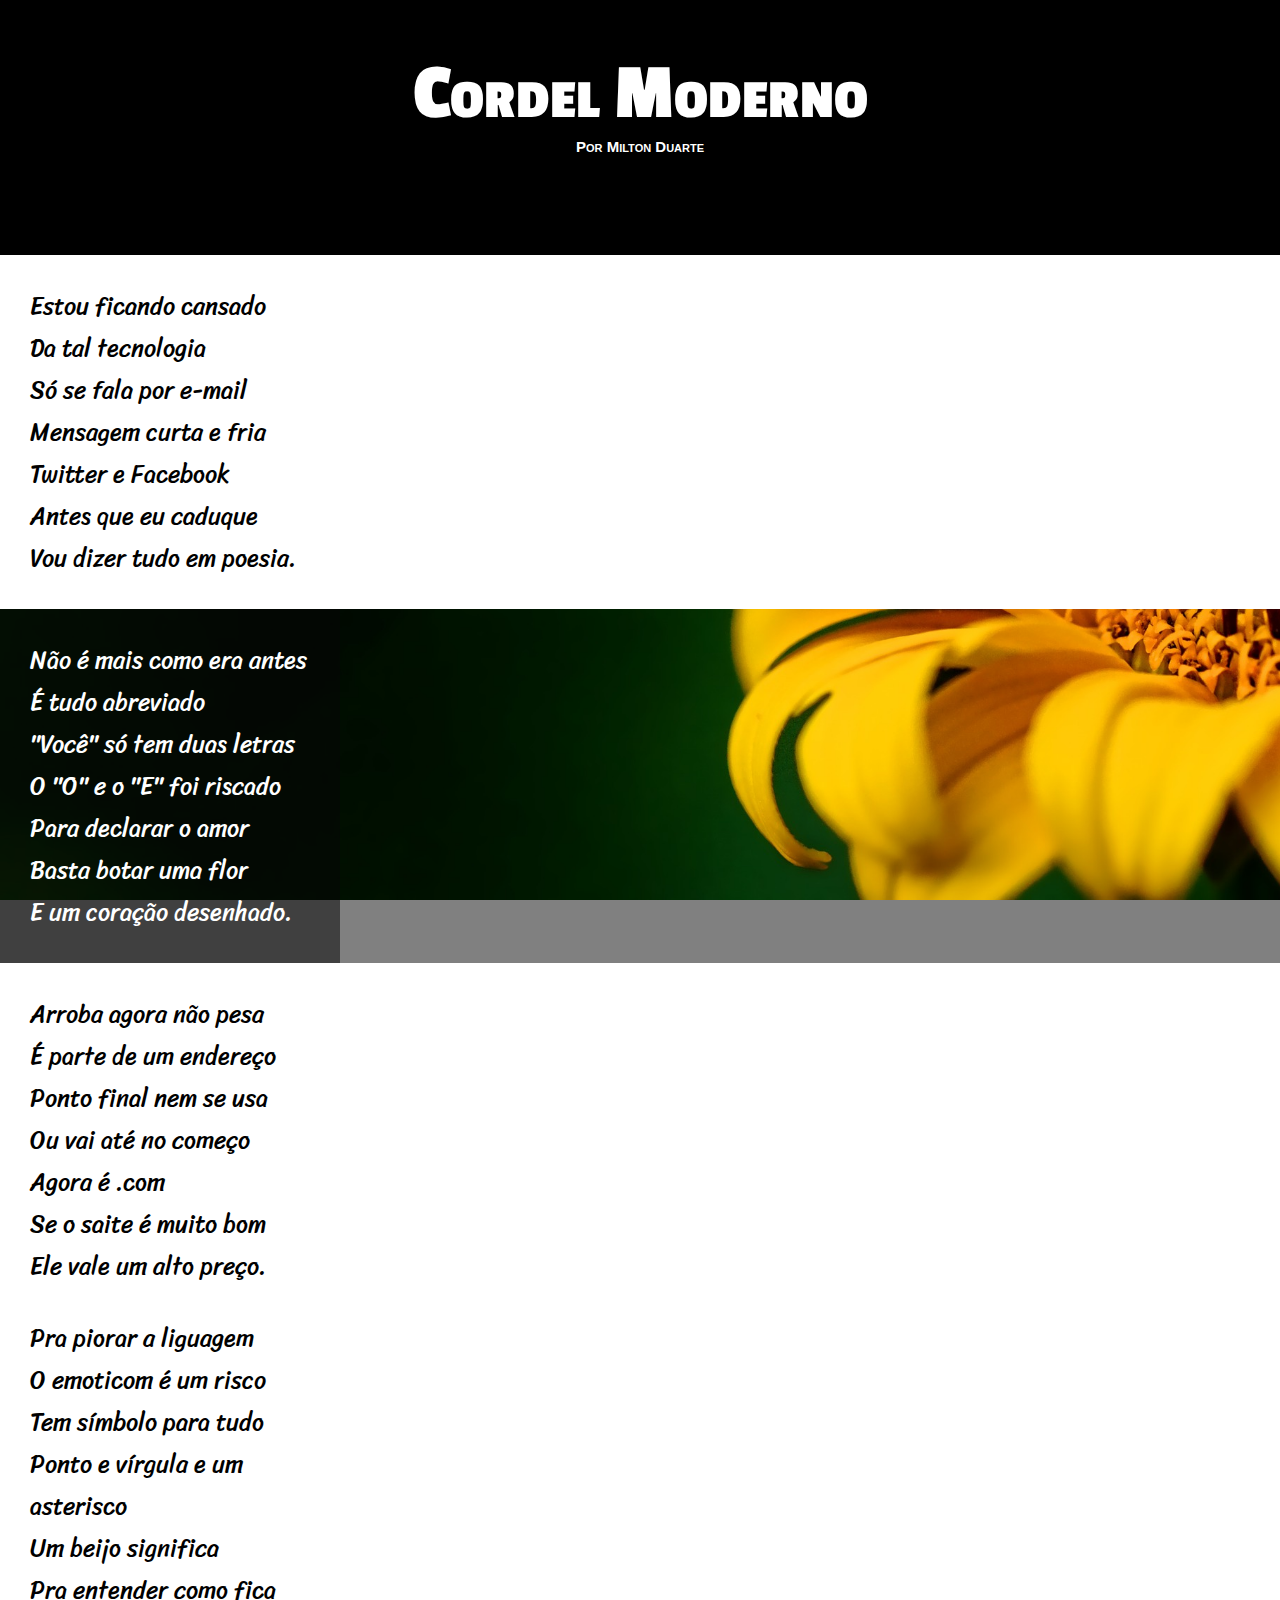
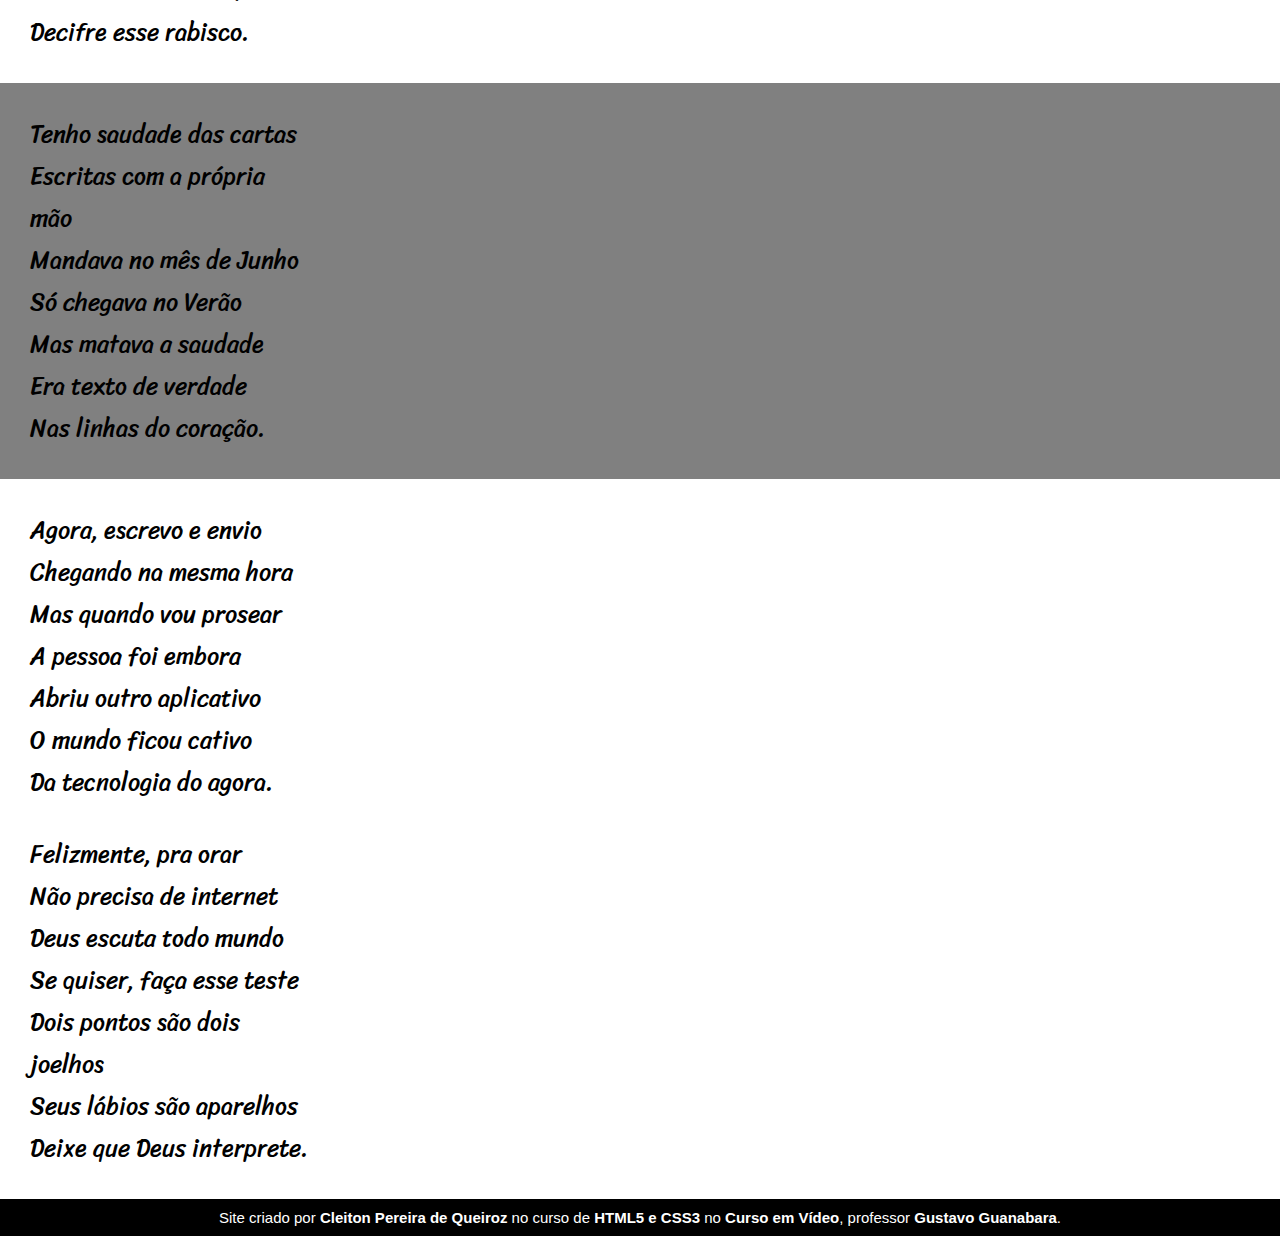
<file: Praticas_de_Projetos_Desafios_Pessoais/01_HTML_e_CSS/Cordel_moderno/index.html>
<!DOCTYPE html>
<html lang="pt-br">

<head>
    <meta charset="UTF-8">
    <meta name="viewport" content="width=device-width, initial-scale=1.0">
    <link rel="shortcut icon" href="favicon.ico" type="image/x-icon">
    <link rel="stylesheet" href="style.css">
    <title>Cordel Moderno</title>
    
</head>

<body>
    <header>
        <h1>
            Cordel Moderno
            <p>
                Por <a href="https://www.recantodasletras.com.br/poesias/3186743" target="_blank" ref="external" class="link">Milton Duarte</a>
            </p>

        </h1>
        

    </header>
    <main>
        
        <section>
            <p>
                Estou ficando cansado <br>
                Da tal tecnologia<br>
                Só se fala por e-mail<br>
                Mensagem curta e fria<br>
                Twitter e Facebook<br>
                Antes que eu caduque<br>
                Vou dizer tudo em poesia.
            </p>
        </section>
        
        <section>

        <section id="semback1">
            <p class="fundotrasnp">
                Não é mais como era antes<br>
                É tudo abreviado<br>
                "Você" só tem duas letras<br>
                O "O" e o "E" foi riscado<br>
                Para declarar o amor<br>
                Basta botar uma flor<br>
                E um coração desenhado.<br>
            </p>
        </section>



        <section>
            <p style="padding-bottom: 15px;">
                Arroba agora não pesa<br>
                É parte de um endereço<br>
                Ponto final nem se usa<br>
                Ou vai até no começo<br>
                Agora é .com<br>
                Se o saite é muito bom<br>
                Ele vale um alto preço.<br>
            </p>
        </section>

        <section>
            <p style="padding-top: 15px;">
                Pra piorar a liguagem<br>
                O emoticom é um risco<br>
                Tem símbolo para tudo<br>
                Ponto e vírgula e um asterisco<br>
                Um beijo significa<br>
                Pra entender como fica<br>
                Decifre esse rabisco.<br>
            </p>
        </section>



        <section id="semback2">
            <p class="fundo">
                Tenho saudade das cartas<br>
                Escritas com a própria mão<br>
                Mandava no mês de Junho<br>
                Só chegava no Verão<br>
                Mas matava a saudade<br>
                Era texto de verdade<br>
                Nas linhas do coração.<br>
            </p>
        </section>


        <section>
            <p style="padding-bottom: 15px;">
                Agora, escrevo e envio<br>
                Chegando na mesma hora<br>
                Mas quando vou prosear<br>
                A pessoa foi embora<br>
                Abriu outro aplicativo<br>
                O mundo ficou cativo<br>
                Da tecnologia do agora.<br>
            </p>
        </section>

        <section>
            <p style="padding-top: 15px;">
                Felizmente, pra orar<br>
                Não precisa de internet<br>
                Deus escuta todo mundo<br>
                Se quiser, faça esse teste<br>
                Dois pontos são dois joelhos<br>
                Seus lábios são aparelhos<br>
                Deixe que Deus interprete.<br>
            </p>
        </section>

    </main>
    <footer>
        <p>Site criado por <a href="https://www.linkedin.com/feed/" arget="_blank" ref="external" class="link">Cleiton Pereira de Queiroz</a> no curso de <a href="https://www.youtube.com/playlist?list=PLHz_AreHm4dkZ9-atkcmcBaMZdmLHft8n" target="_blank" ref="external" class="link">HTML5 e CSS3</a> no <a href="https://www.cursoemvideo.com" target="_blank" ref="external" class="link">Curso em Vídeo</a>, professor<a href="https://www.linkedin.com/in/guanabara/" target="_blank" ref="external" class="link"> Gustavo Guanabara</a>.</p>
    </footer>
</body>

</html>
</file>
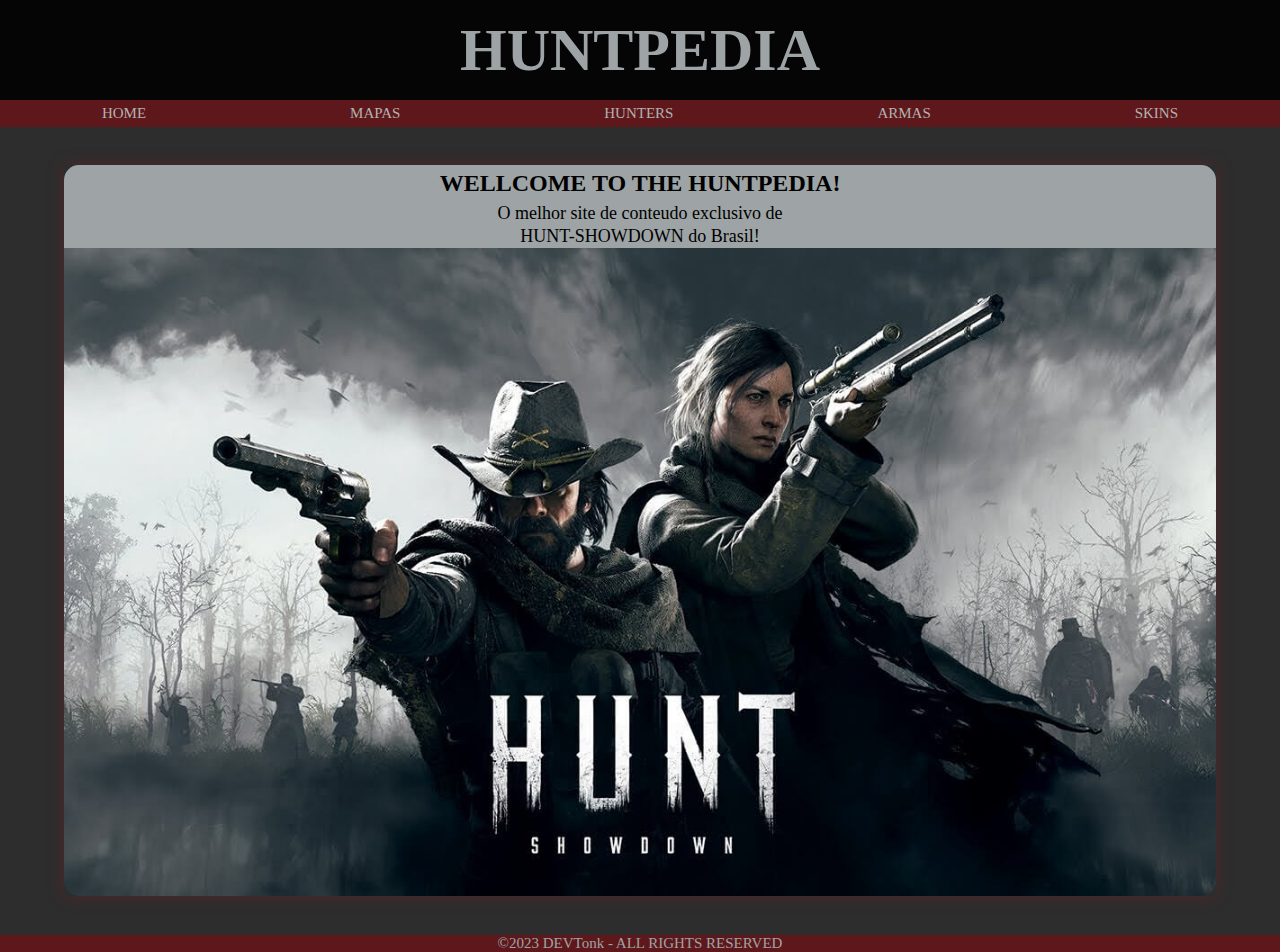
<file: Praticas_de_Projetos_Desafios_Pessoais/01_HTML_e_CSS/Huntpedia/index.html>
<!DOCTYPE html>
<html lang="pt-br">
<head>
    <meta charset="UTF-8">
    <meta name="viewport" content="width=device-width, initial-scale=1.0">
    <title>Huntpedia</title>
    <link rel="stylesheet" href="../Huntpedia/estilos/style.css">
</head>
<body class="BACK2">
    <SECTION>
        <header>
            <h1>HUNTPEDIA</h1>
        
        </header>
        <nav>
                <div class="navegação">
                    <ul>
                        <li> <a href="index.html">HOME</a></li>
                        <li> <a href="pagina2mapas.html">MAPAS</a></li>
                        <li> <a href="pagina3hunters.html">HUNTERS</a></li>
                        <li> <a href="pagina4armas.html">ARMAS</a></li>
                        <li> <a href="pagina5skins.html">SKINS</a></li>
                    </ul>
                </div>
            </nav>
        <main>
            <section>
                <h2> WELLCOME TO THE HUNTPEDIA!</h2>
                <p>O melhor site de conteudo exclusivo de</p>  
                <p>HUNT-SHOWDOWN do Brasil!</p>
                <div><img src="Imagens/wellcome HUNT-SHOWDOWN.jpg" alt="imgbv"></div>
            </section>
        </main>
        
    </SECTION>
    <section class="footer"> 
        <footer >
            <p>©2023 DEVTonk - ALL RIGHTS RESERVED</p>
        </footer>
    </section>


    
</body>
</html>
</file>
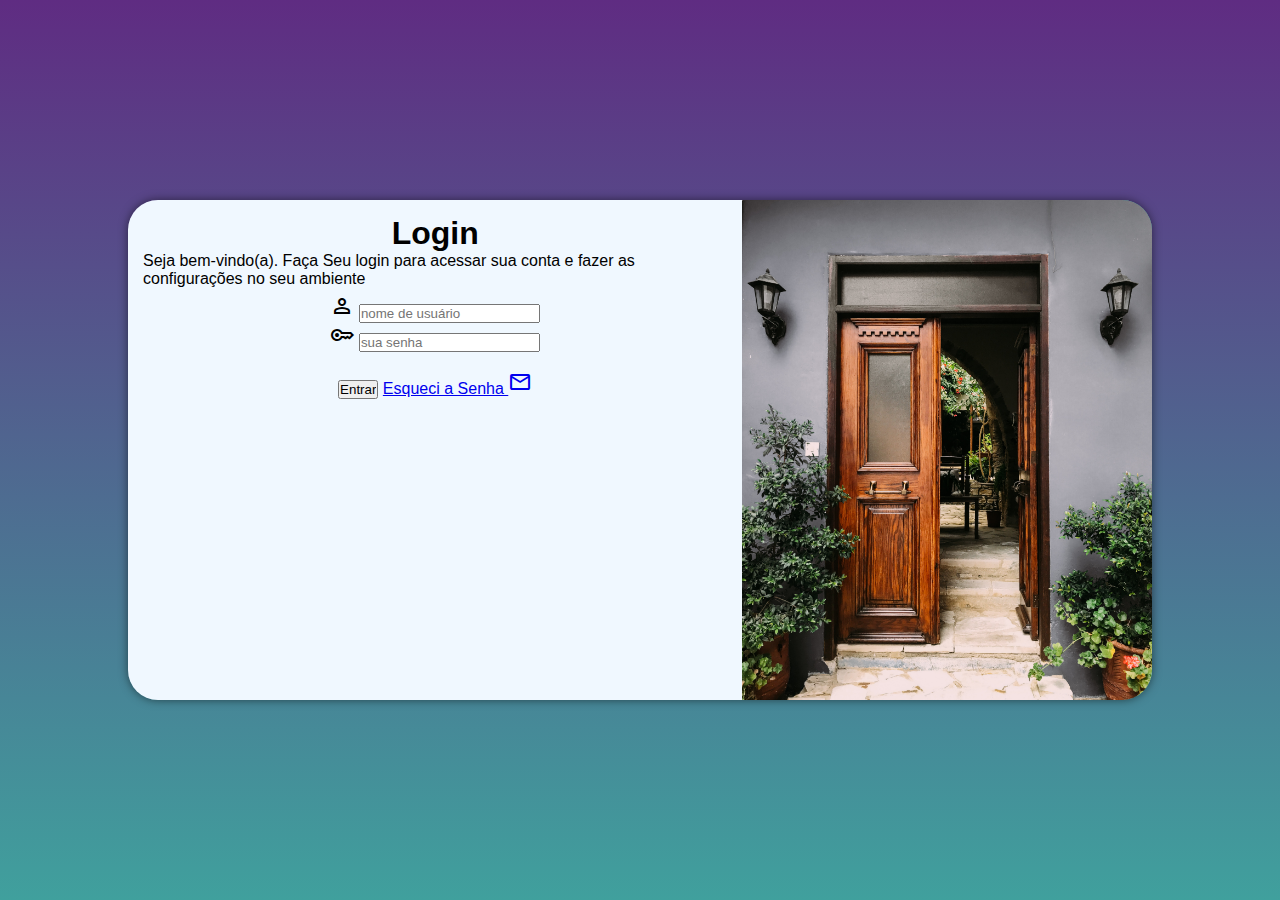
<file: Praticas_de_Projetos_Desafios_Pessoais/01_HTML_e_CSS/Login_Pagina/index.html>
<!DOCTYPE html>
<html lang="pt-br">
<head>
    <meta charset="UTF-8">
    <meta name="viewport" content="width=device-width, initial-scale=1.0">
    <title>Login</title>
    <link rel="stylesheet" href="estilos/style.css" media="all">
    <link rel="stylesheet" href="estilos/mquery.css" media="screen">
    <link rel="stylesheet" href="estilos/impressão.css" media="print">

    <link rel="stylesheet" href="https://fonts.googleapis.com/css2?family=Material+Symbols+Outlined:opsz,wght,FILL,GRAD@20..48,100..700,0..1,-50..200" />
    <link rel="stylesheet" href="https://fonts.googleapis.com/css2?family=Material+Symbols+Outlined:opsz,wght,FILL,GRAD@20..48,100..700,0..1,-50..200" />
    
</head>
<body>

   <header>
    </header>
    <body>
        <main>
            
                <section >
                    <div id="divimagem">

                    </div>
                    <div id="divlogin">
                        <h1>Login</h1>
                        <p>Seja bem-vindo(a). Faça Seu login para acessar sua conta e fazer as configurações no seu ambiente </p>
                        
                        
                            <form action="login.php" method="post" autocomplete="on">
                                <p>
                                    <label for="iusu"><span class="material-symbols-outlined">
                                        person
                                        </span></label>
                                    <input type="text" name="usu" id="iusu" autocomplete="username" required placeholder="nome de usuário"> <br>
                                </p>

                                <p>
                                    <label for="isenha" > <span class="material-symbols-outlined">
                                        key
                                        </span></label>
                                    <input type="text" name="senha" id="isenha" autocomplete="current-password" placeholder="sua senha" required minlength="8"><br>
                                    <br>
                                </p>

                                <input type="submit" value="Entrar">
                                <a href="esqueci.html">Esqueci a Senha
                                    <span class="material-symbols-outlined"> mail </span>
                                </a>
                            </form>
                    
                    
                        
                    </div>
                
                <br>
                
            </section>
        <footer>

        </footer>
    </body>
   
    
</body>
</html>
</file>
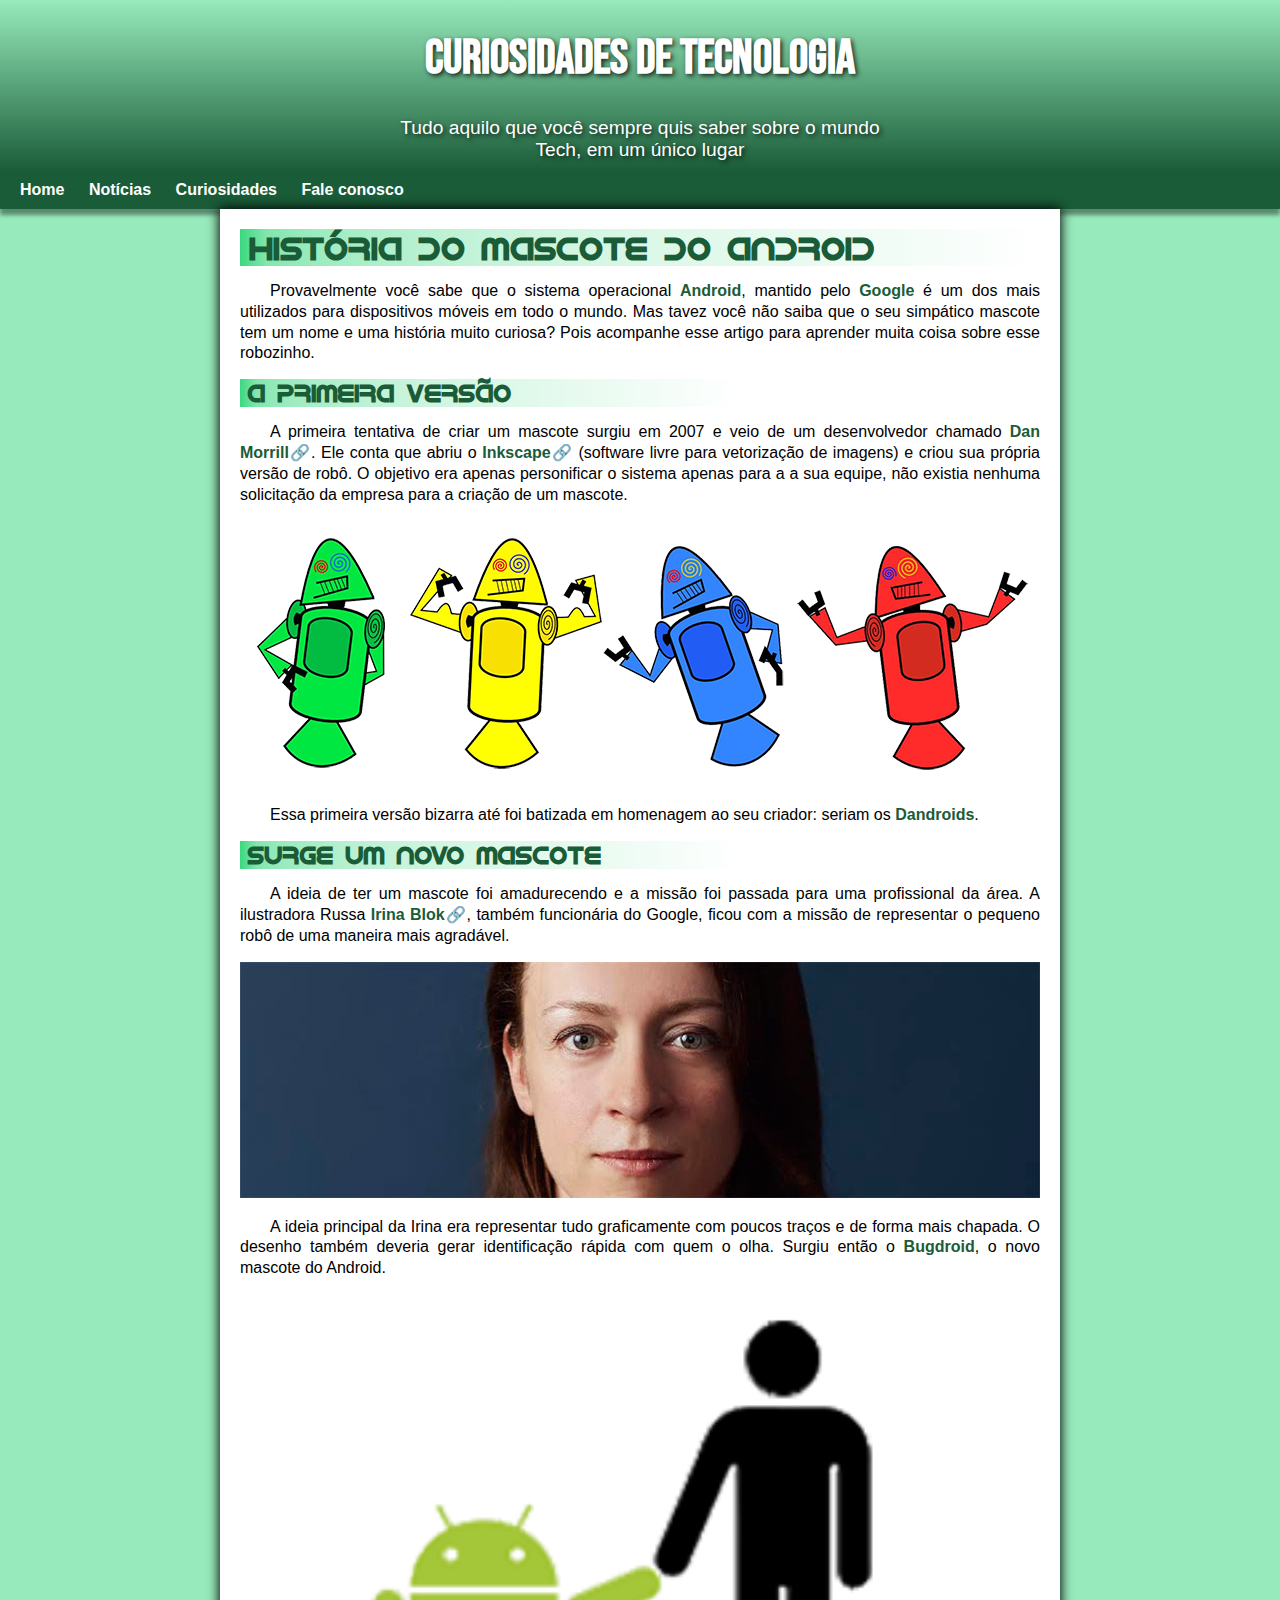
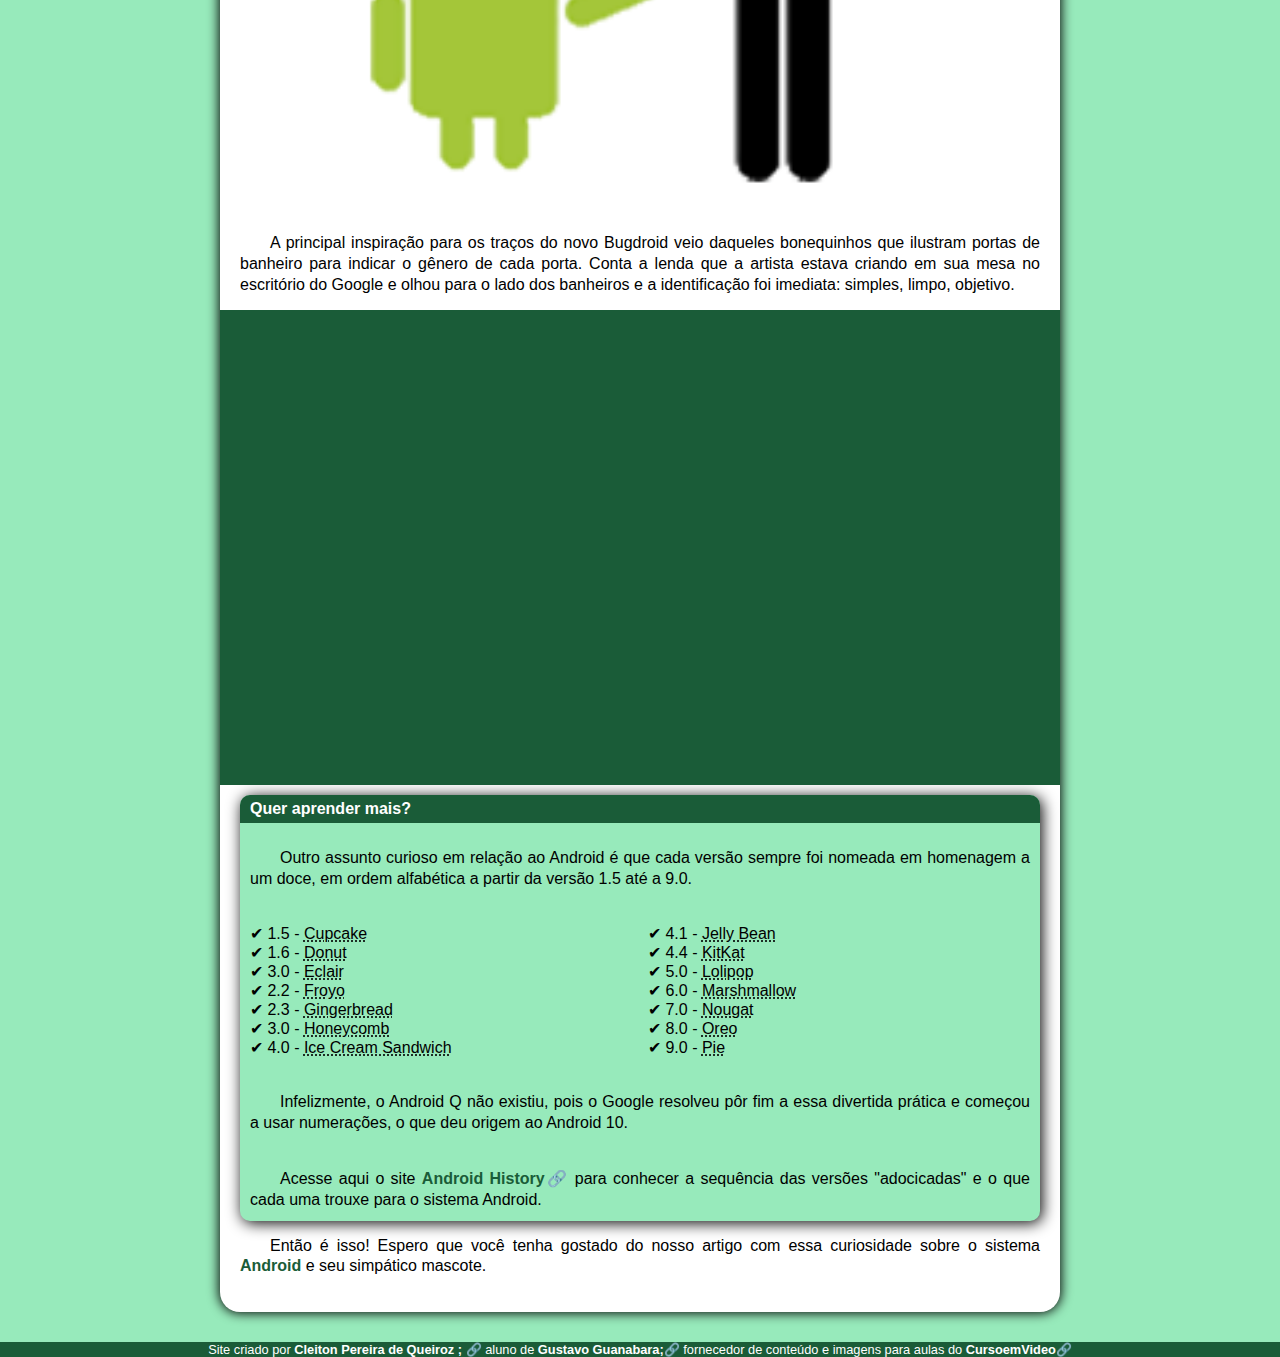
<file: Praticas_de_Projetos_Desafios_Pessoais/01_HTML_e_CSS/Pagina_Android_Projeto/index.html>
<!DOCTYPE html>
<html lang="pt-br">
<head>
    <meta charset="UTF-8">
    <meta name="viewport" content="width=device-width, initial-scale=1.0">
    <link rel="shortcut icon" href="arquivosdesafio/imagens/favicon.ico" type="image/x-icon">
    <link rel="stylesheet" href="style.css">
    <title>Desafio 10</title>
</head>
<body>
    <header>
        <h1>CURIOSIDADES DE TECNOLOGIA</h1>
            <P id="ptit">Tudo aquilo que você sempre quis saber sobre o mundo Tech, em um único lugar</P>
                           
    </header>

    <nav>
        <a href="0desafio10.html" target="_self" rel="next" class="bnav">Home</a>
        <a href="2pagnot2.html" target="_self" rel="next" class="bnav">Notícias</a>
        <a href="3pagcur3.html" target="_self" rel="next" class="bnav">Curiosidades</a>
        <a href="4pagflc4.html" target="_self" rel="next" class="bnav">Fale conosco</a>
        </nav>

    <main>
        <section>
            <article>
    <h1>História do Mascote do Android</h1>
    <p>Provavelmente você sabe que o sistema operacional <strong>Android</strong>, mantido pelo <strong>Google</strong> é um dos mais utilizados para dispositivos móveis em todo o mundo. Mas tavez você não saiba que o seu simpático mascote tem um nome e uma história muito curiosa? Pois acompanhe esse artigo para aprender muita coisa sobre esse robozinho.</p>

    <h3 class="tit3">A primeira versão</h3>
    <p class="ppad">A primeira tentativa de criar um mascote surgiu em 2007 e veio de um desenvolvedor chamado <a href="https://androidcommunity.com/dan-morrill-shows-us-the-android-mascot-that-almost-was-20130103/" target="_blank" rel="external" class="externa" >Dan Morrill</a>. Ele conta que abriu o <a href="https://inkscape.org/pt-br/" target="_blank" rel="external" class="externa">Inkscape</a> (software livre para vetorização de imagens) e criou sua própria versão de robô. O objetivo era apenas personificar o sistema apenas para a a sua equipe, não existia nenhuma solicitação da empresa para a criação de um mascote.</p>

    <picture >
    <source media="(max-width: 600px)" srcset="arquivosdesafio\imagens\dan-droids-pq.png" type="image/png" class="mdia">
    <img src="arquivosdesafio\imagens\dan-droids.png" alt="Primeiro Robozinho Android" >
    </picture>


<p class="ppad">
Essa primeira versão bizarra até foi batizada em homenagem ao seu criador: seriam os <strong>Dandroids</strong>.</p>

<h3 class="tit3">Surge um novo mascote</h3>

<p class="ppad">A ideia de ter um mascote foi amadurecendo e a missão foi passada para uma profissional da área. A ilustradora Russa <a href="https://www.irinablok.com" target="_blank" rel="external" class="externa">Irina Blok</a>, também funcionária do Google, ficou com a missão de representar o pequeno robô de uma maneira mais agradável.</p>


    <picture > 
    <source media="(max-width: 600px)" srcset="arquivosdesafio\imagens\irina-blok-pq.jpg" type="image/jpeg" class="mdia">
    <img src="arquivosdesafio\imagens\irina-blok.jpg" alt="Irina Block" > 
    </picture>

<p>A ideia principal da Irina era representar tudo graficamente com poucos traços e de forma mais chapada. O desenho também deveria gerar identificação rápida com quem o olha. Surgiu então o <strong>Bugdroid</strong>, o novo mascote do Android. </p>

<img src="arquivosdesafio/imagens/bugdroid.png" alt="bugdroid">

<p class="ppad">A principal inspiração para os traços do novo Bugdroid veio daqueles bonequinhos que ilustram portas de banheiro para indicar o gênero de cada porta. Conta a lenda que a artista estava criando em sua mesa no escritório do Google e olhou para o lado dos banheiros e a identificação foi imediata: simples, limpo, objetivo.</p>

<div class="video"><iframe width=90% height="500px" src="https://www.youtube.com/embed/l2UDgpLz20M" title="YouTube video player" frameborder="0" allow="accelerometer; autoplay; clipboard-write; encrypted-media; gyroscope; picture-in-picture; web-share" allowfullscreen></iframe></div>

<aside>
    <h4> Quer aprender mais? </h4>

    <p>Outro assunto curioso em relação ao Android é que cada versão sempre foi nomeada em homenagem a um doce, em ordem alfabética a partir da versão 1.5 até a 9.0.</p>

   
        <ul>
            <li>1.5 - <abbr title="Bolo de copo">Cupcake</abbr></li>
            <li>1.6 - <abbr title="Rosquina">Donut</abbr></li>
            <li>3.0 - <abbr title="Bomba">Eclair</abbr></li>
            <li>2.2 - <abbr title="Iorgute Congelado">Froyo</abbr></li>
            <li>2.3 - <abbr title="Biscoito de Gengibre">Gingerbread</abbr></li>
            <li>3.0 - <abbr title="Pavo de Mel">Honeycomb</abbr></li>
            <li>4.0 - <abbr title="Sandwiche de Sorvete">Ice Cream Sandwich</abbr></li>
       
            <li>4.1 - <abbr title="Jujuba">Jelly Bean</abbr></li>
            <li>4.4 - <abbr title="Kitkat">KitKat</abbr></li>
            <li>5.0 - <abbr title="Pirulito">Lolipop</abbr></li>
            <li>6.0 - <abbr title="Marshmallow">Marshmallow</abbr></li>
            <li>7.0 - <abbr title="Torrone">Nougat</abbr></li>
            <li>8.0 - <abbr title="Oreo">Oreo</abbr></li>
            <li>9.0 - <abbr title="Torta">Pie</abbr></li>
        </ul>
    

    <p>
    Infelizmente, o Android Q não existiu, pois o Google resolveu pôr fim a essa divertida prática e começou a usar numerações, o que deu origem ao Android 10.</p>


        <p>Acesse aqui o site <a href="https://www.javatpoint.com/android-history-and-versions" target="_blank" type="external" class="externa">Android History</a> para conhecer a sequência das versões "adocicadas" e o que cada uma trouxe para o sistema Android.</p>

</aside>

<p>Então é isso! Espero que você tenha gostado do nosso artigo com essa curiosidade sobre o sistema <strong>Android</strong> e seu simpático mascote.
</article>

</section>
</main>  
<footer>         
    Site criado por<a href="https://www.linkedin.com/in/cleiton-pereira-de-queiroz-63b423221/" target="_blank" type="external"  class="externa"> Cleiton Pereira de Queiroz ; </a> aluno de <a href="https://www.linkedin.com/in/guanabara/" target="_blank" type="external" class="externa" >Gustavo Guanabara;</a> fornecedor de conteúdo e imagens para aulas do <a href="https://www.cursoemvideo.com" target="_blank" type="external"  class="externa" >CursoemVideo</a>

</footer>

    
</body>
</html>
</file>
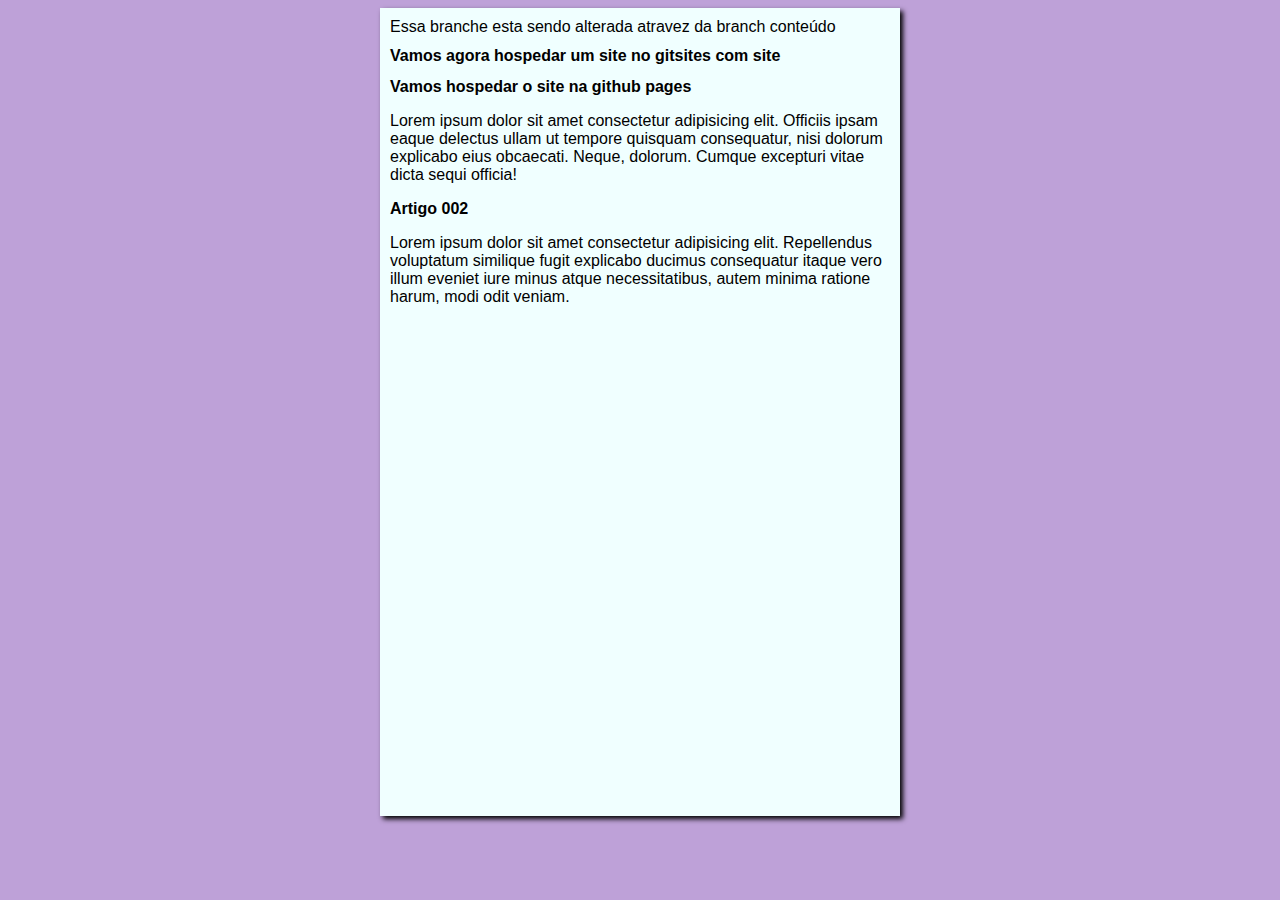
<file: Praticas_de_Projetos_Desafios_Pessoais/01_HTML_e_CSS/Projeto_site/index.html>
<!DOCTYPE html>
<html lang="pt-br">
<head>
    <meta charset="UTF-8">
    <meta name="viewport" content="width=device-width, initial-scale=1.0">
    <title>Curso de github </title>
    <link rel="stylesheet" href="estilos/style.css">
</head>
<body>
    <main>
        <header>Essa branche esta sendo alterada atravez da branch conteúdo
            <h1>Vamos agora hospedar um site no gitsites com site</h1>
        </header>
        
        <article> 
            <h2>Vamos hospedar o site na github pages </h2>
            <p>Lorem ipsum dolor sit amet consectetur adipisicing elit. Officiis ipsam eaque delectus ullam ut tempore quisquam consequatur, nisi dolorum explicabo eius obcaecati. Neque, dolorum. Cumque excepturi vitae dicta sequi officia!</p>
        </article>
        <article>
            <h2>Artigo 002</h2>
            <p>Lorem ipsum dolor sit amet consectetur adipisicing elit. Repellendus voluptatum similique fugit explicabo ducimus consequatur itaque vero illum eveniet iure minus atque necessitatibus, autem minima ratione harum, modi odit veniam.</p>
        </article>
        <article><iframe width="853" height="480" src="https://www.youtube.com/embed/2Y0HXnYpn9E" title="Hospedagem Grátis no GitHub Pages - Curso de Git e GitHub" frameborder="0" allow="accelerometer; autoplay; clipboard-write; encrypted-media; gyroscope; picture-in-picture; web-share" referrerpolicy="strict-origin-when-cross-origin" allowfullscreen></iframe></article>
    </main>
</body>
</html>
</file>
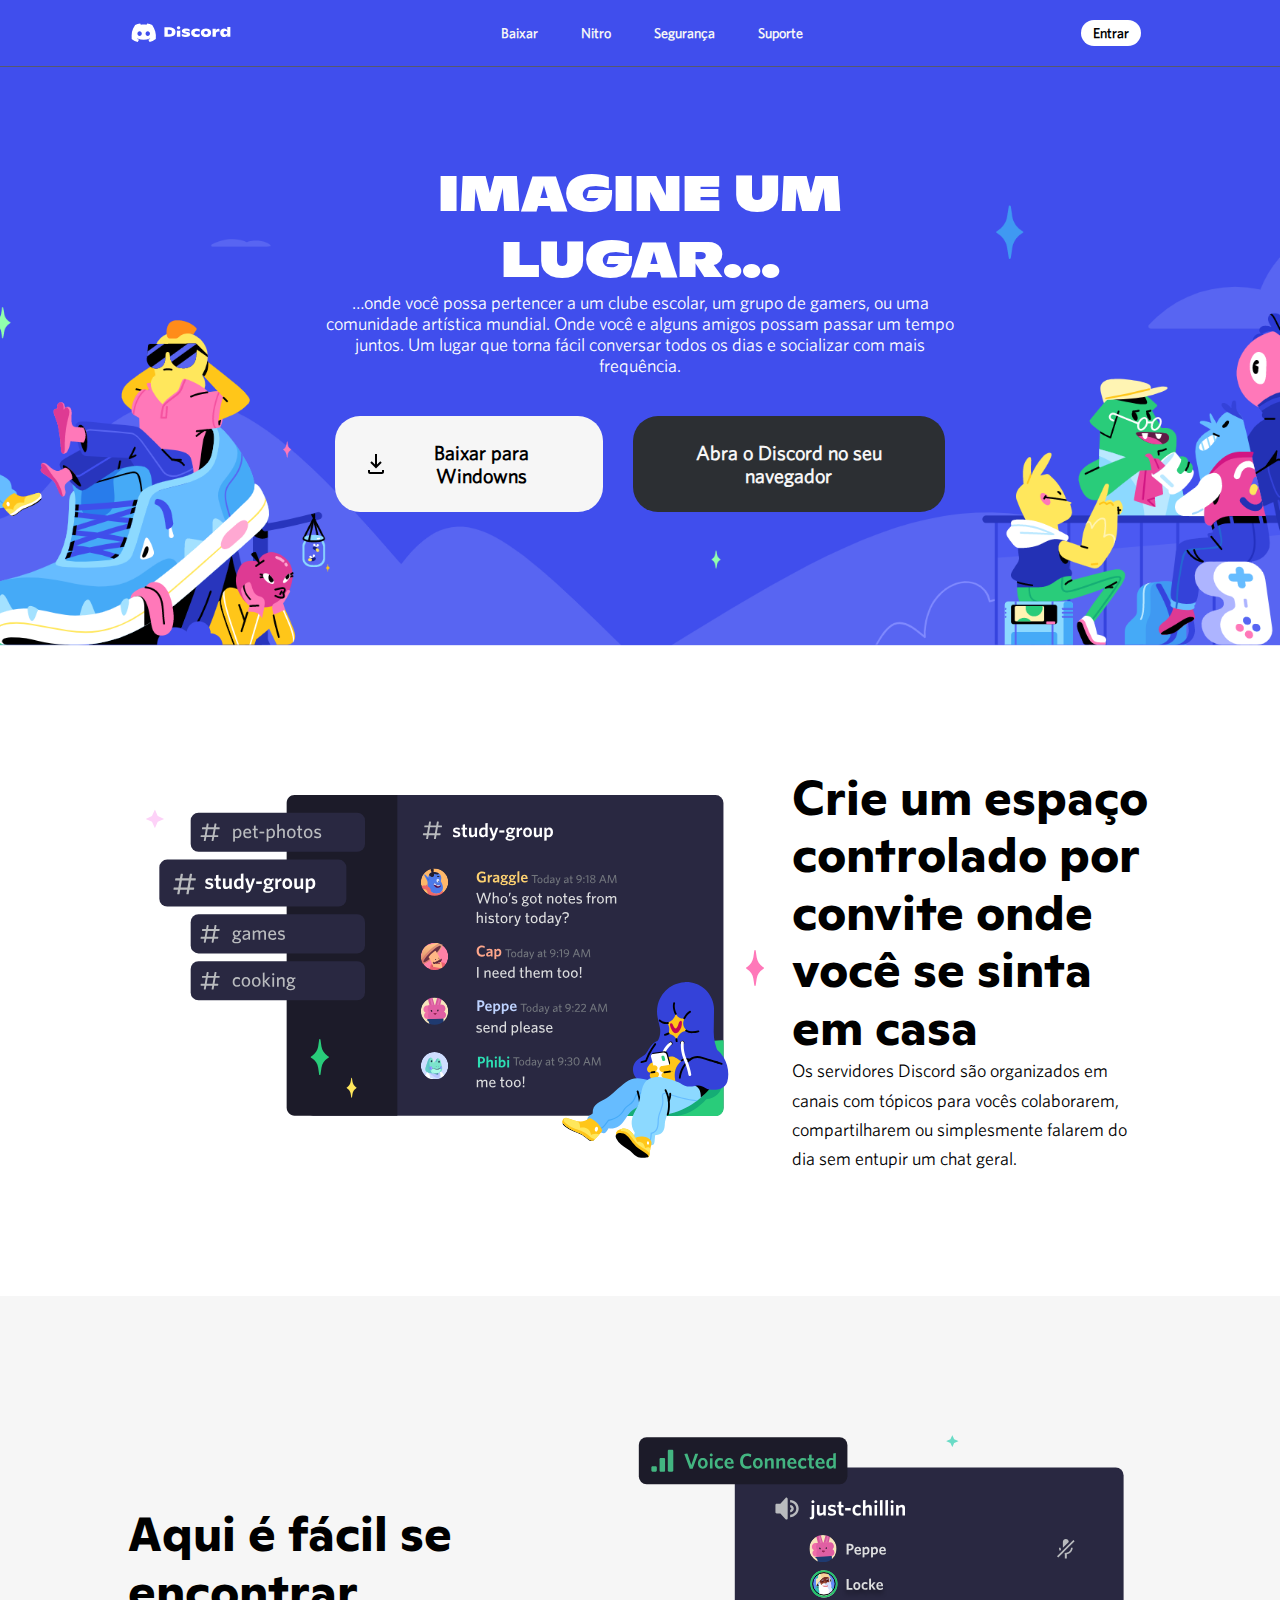
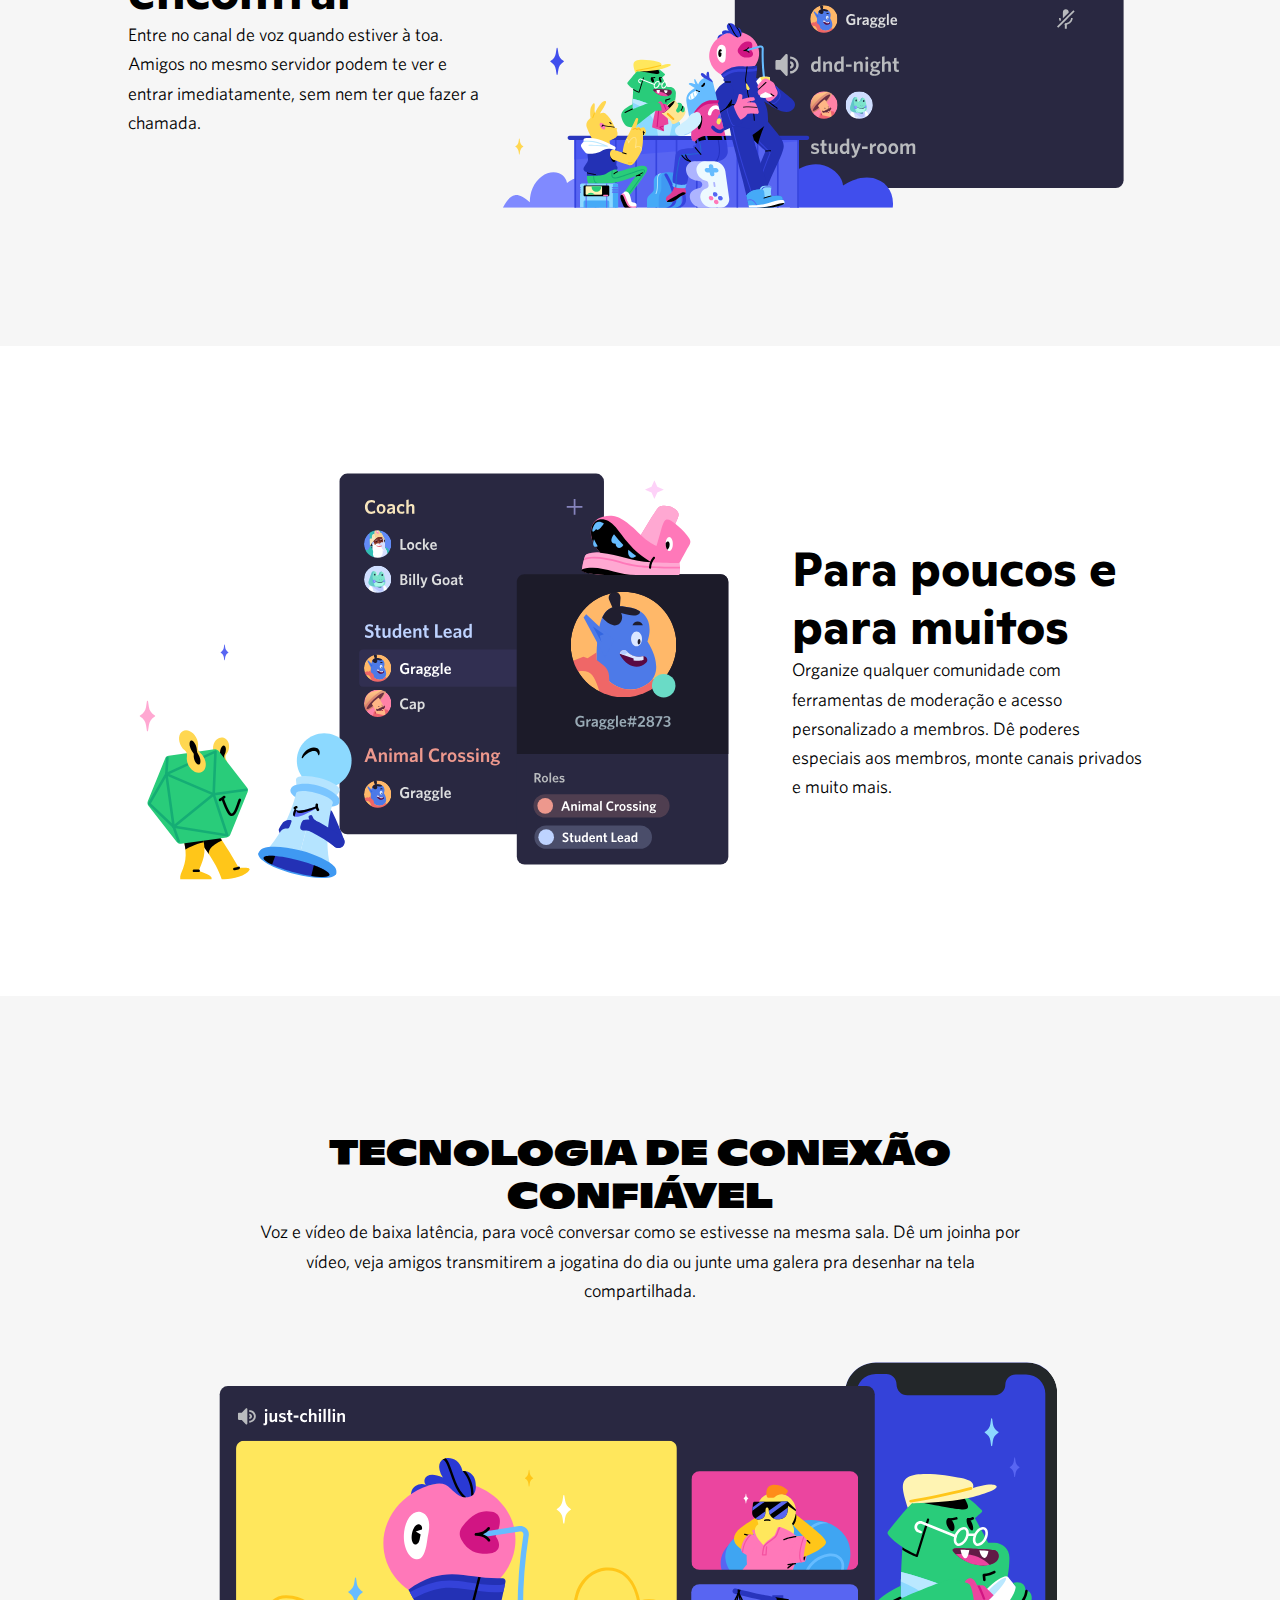
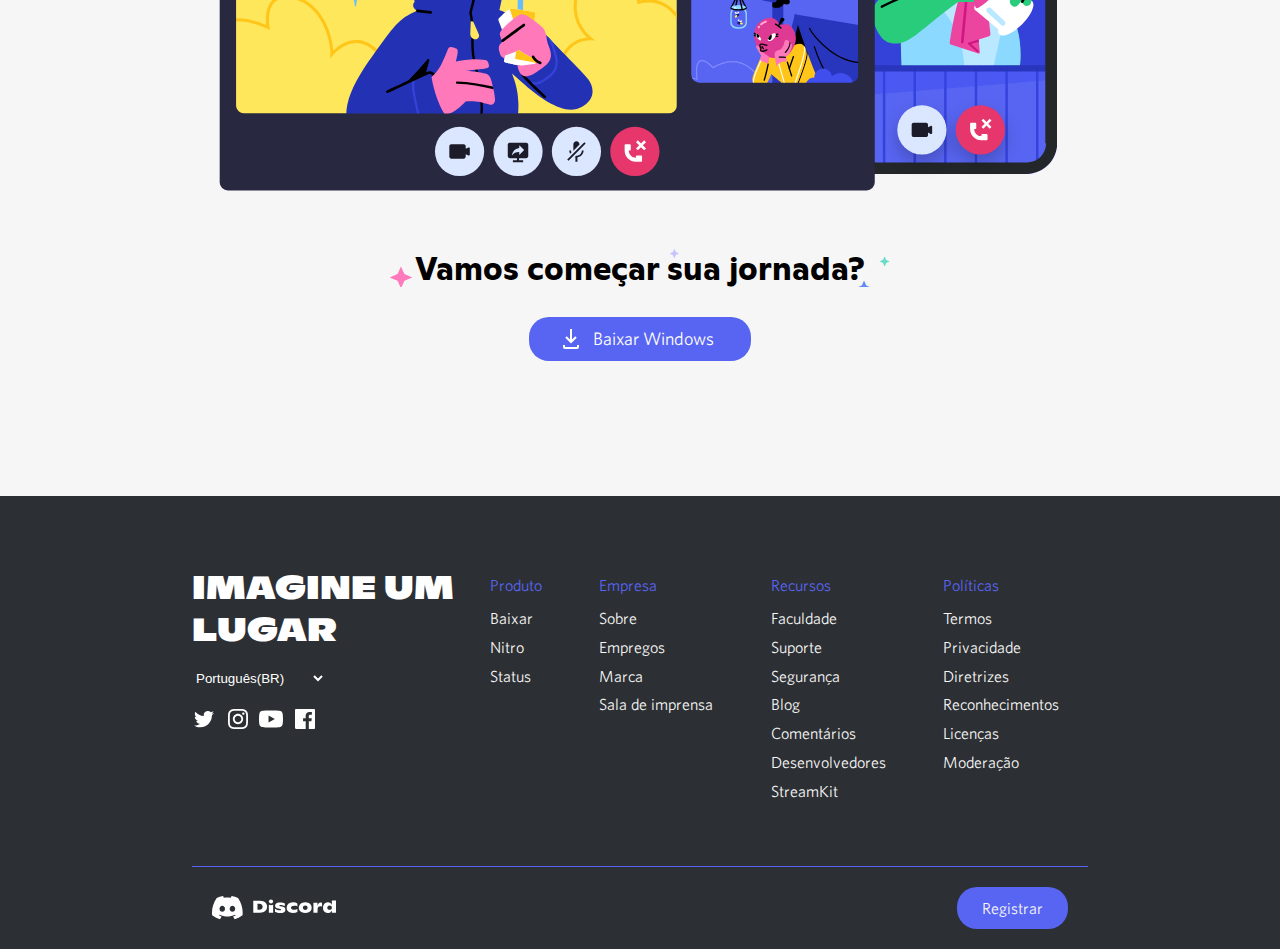
<file: Praticas_de_Projetos_Desafios_Pessoais/01_HTML_e_CSS/Site_Discord/index.html>
<!DOCTYPE html>
<html lang="pt-BR">
<head>
    <meta charset="UTF-8">
    <meta name="viewport" content="width=device-width, initial-scale=1.0">
    <title>Discord | Seu Lugar Para Papear e Ficar de Boa</title>
    <link rel="stylesheet" href="css/style.css">
</head>
<body>

        <nav>
            <img src="img/logo.svg" alt="Logo Discord">
            <div id="linksNav">
                <a href="">Baixar</a>            
                <a href="">Nitro</a>        
                <a href="">Segurança</a>
                <a href="">Suporte</a>
            </div>
            <a href="" id="btEntrar">Entrar</a>
        </nav>
        
        <main>
            <section class="SeçãoConteudo" id="sec1">     

            
            <div class="divConteudo" id="divImagine">
                <h1>IMAGINE UM<br> LUGAR...</h1>
                <p>…onde você possa pertencer a um clube escolar, um grupo de gamers, ou uma comunidade artística mundial. Onde você e alguns amigos possam passar um tempo juntos. Um lugar que torna fácil conversar todos os dias e socializar com mais frequência. </p>
                
                
                <div id='divImagineLink'>
                <a href="" id="btBaixar"><img src="img/icone-download.svg" alt="">Baixar para Windowns</a>

                <a href="" id="btNav">Abra o Discord no seu navegador</a>

                </div>
            </div >
            </section>

        <section class="SeçãoConteudo" id="sec2">

            <div class="classDivConteudo2a4" id="divCrieUmEspaço">

                <div class="classDivImg2a4" id="divImgCrie">
                <img src="img/grupo-estudo.svg" alt="Imagem do Study Group">
                </div>

                <div class="classdivTXT2a4" id="CrieUmEspaçoTXT">
                    
                    <h2>Crie um espaço controlado por convite onde você se sinta em casa</h2>

                    <p>Os servidores Discord são organizados em canais com tópicos para vocês colaborarem, compartilharem ou simplesmente falarem do dia sem entupir um chat geral.</p>
                

                </div>
                
            </div>

        </section>

        <section class="SeçãoConteudo" id="sec3">
            <div class="classDivConteudo2a4">
                
                

                <div class="classdivTXT2a4" id="#divAquiéFácilTXT">
                    <h2 >Aqui é fácil se encontrar</h2>
                    <p>Entre no canal de voz quando estiver à toa. Amigos no mesmo servidor podem te ver e entrar imediatamente, sem nem ter que fazer a chamada.</p>
                </div>

                <div class="classDivImg2a4" id="#divImgAqui">
                    <img src="img/canal-voz.svg" alt="Imagem Voice Connected">
                </div>
                
            </div>

        </section>

        <section class="SeçãoConteudo" id="sec4">
            <div class="classDivConteudo2a4">
                <div class="clasDivImg2a4">                
                    <img src="img/membros.svg" alt="Imagem Coach">
                </div>
                
                <div class="classdivTXT2a4">
                    <h2>Para poucos e para muitos</h2>
                    <p>Organize qualquer comunidade com ferramentas de moderação e acesso personalizado a membros. Dê poderes especiais aos membros, monte canais privados e muito mais.</p>
                    </div>
                

            </div>

        </section>

        <section class="SeçãoConteudo" id="sec5">
            <div class="classDiv2a5">
                <div id="divTXTSec5">

                    <h2>Tecnologia de conexão <br>confiável</h2>
                    <p>Voz e vídeo de baixa latência, para você conversar como se estivesse na mesma sala. Dê um joinha por vídeo, veja amigos transmitirem a jogatina do dia ou junte uma galera pra desenhar na tela compartilhada.</p>

                </div>

                <div id="divImgSec5">
                    
                    <img src="img/relaxando.svg" alt="Imagem Just Cillin">

                </div>

                <div id="divTXTeBT">

                <h3>Vamos começar sua jornada?</h3> 
                <a href=""id="btBaixarFim"> <img src="img/icone-download.svg" alt="">Baixar Windows </a>  

                </div>
            </div>

        </section>
                
    </main>

    <footer>
            <section id="sec6">

                <div id="DivFooter">
                    <div id="ftDivImagine">
                        <h4>Imagine um lugar</h4>
                        <select name="Português(BR)" id="" value="Português(BR)">
                        <option value="Português(BR)">Português(BR)</option>
                        <option value="English(USA)">English(USA)</option>
                        <option value="Español(ESP)">Español(ESP)</option>
                        </select>

                        <div id="ftDivRedesSociais">
                            <a href=""> <img src="img/twitter.svg" alt="tWITTER">  </a>
                            <a href=""> <img src="img/instagram.svg" alt="iNSTAGRAM"> </a>
                            <a href=""> <img src="img/youtube.svg" alt="youtube">     </a>
                            <a href=""> <img src="img/facebook.svg" alt="facebook"> </a>
                        </div>
                    </div>                

                    <div id="ftListas">
                                            
                        <ul>
                            <p>Produto</p>
                            <li><a href="">Baixar</a></li>
                            <li><a href="">Nitro</a></li>
                            <li><a href="">Status</a></li>
                        </ul>

                        <ul>
                            <p>Empresa</p>
                            
                            <li><a href="">Sobre</a></li>
                            <li><a href="">Empregos</a></li>
                            <li><a href="">Marca</a></li>
                            <li><a href="">Sala de imprensa</a></li>                   
                                                
                        </ul>

                        <ul>
                            <p>Recursos</p>
                            
                            <li><a href="">Faculdade</a></li>
                            <li><a href="">Suporte</a></li>
                            <li><a href="">Segurança</a></li>
                            <li><a href="">Blog</a></li>
                            <li><a href="">Comentários</a></li>
                            <li><a href="">Desenvolvedores</a></li>
                            <li><a href="">StreamKit</a></li>
                                                
                        </ul>

                        <ul>
                            <p>Políticas</p>
                            
                            <li><a href="">Termos</a></li>
                            <li><a href="">Privacidade</a></li>
                            <li><a href="">Diretrizes</a></li>
                            <li><a href="">Reconhecimentos</a></li>
                            <li><a href="">Licenças</a></li>
                            <li><a href="">Moderação</a></li>
                                        
                        </ul>
                    </div>           
                </div>                
            </section>  
                     
            <section id="sec7">
                
                <div id="divDiscRegistrar">
                    
                    <img src="img/logo.svg" alt="Logo Discord">

                    <a href="" id="btRegistrar">Registrar</a>

                </div>

            </section>
        </footer>
    
</body>
</html>
</file>
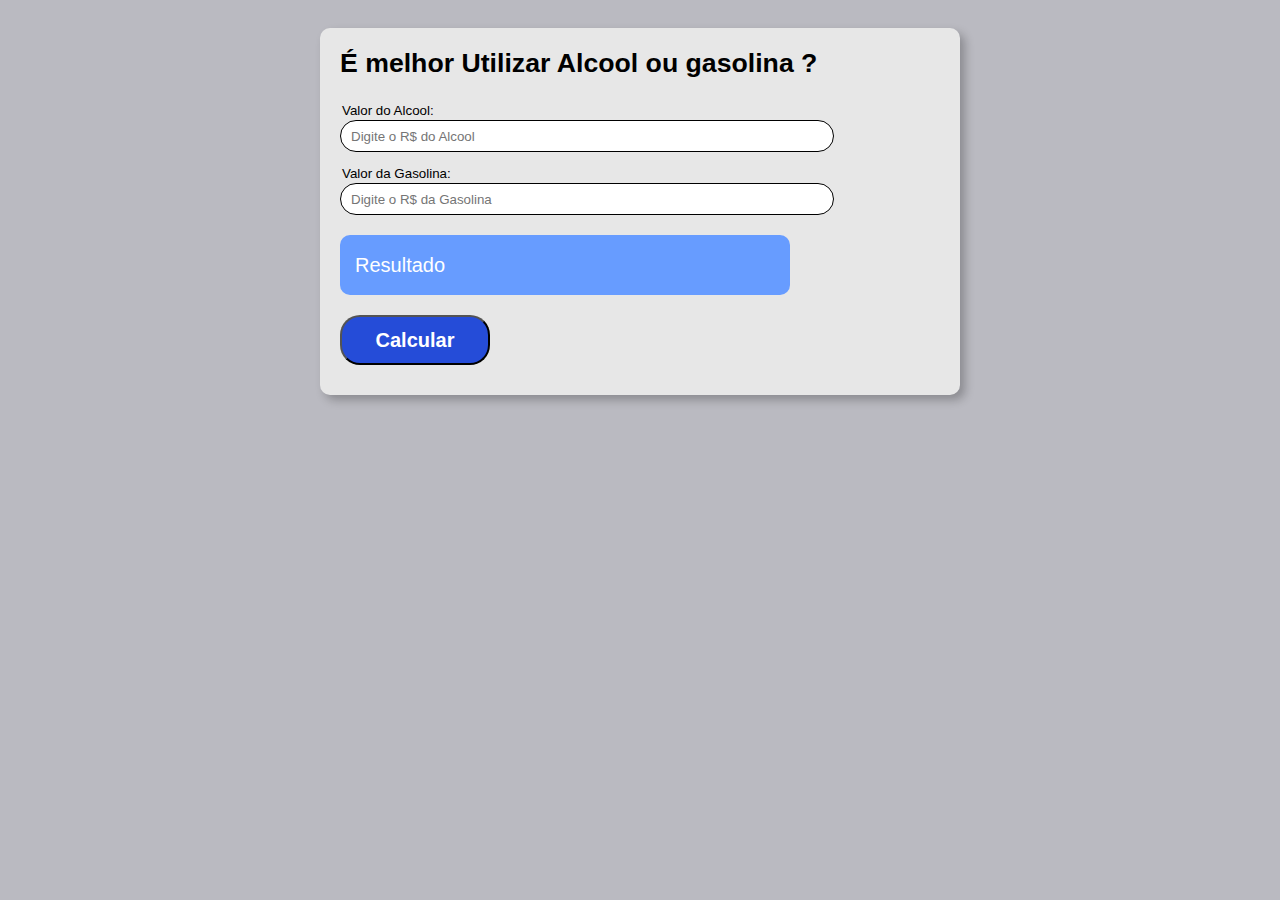
<file: Praticas_de_Projetos_Desafios_Pessoais/02_JavaScript/P_06_Análisador_de_Combustível/index.html>
<!DOCTYPE html>
<html lang="pt-BR">
<head>
    <meta charset="UTF-8">
    <meta name="viewport" content="width=device-width, initial-scale=1.0">
    <title>Alcool / Gasolina</title>
    <link rel="stylesheet" href="style.css">
    
</head>
<body>
    <article>
        <section class="sGeral">
            <h1>É melhor Utilizar Alcool ou gasolina ?</h1>
            <div class="dEntrada">
                <p>Valor do Alcool:</p>
                <input type="number" name="vAlcool" placeholder="Digite o R$ do Alcool" id="vAlcool" class="entradaDados">
                <p>Valor da Gasolina:</p>
                <input type="number" name="vGasolina" placeholder="Digite o R$ da Gasolina" id="vGasolina" class="entradaDados">
            </div>
            <div class="dSaida">
                <p class="pSaida">Resultado</p>
            </div>
            <input type="button" value="Calcular" id="bCalcular" onclick="Calcular()">
        </section>
    </article>
    <script src="script.js"></script>
    
</body>
</html>
</file>
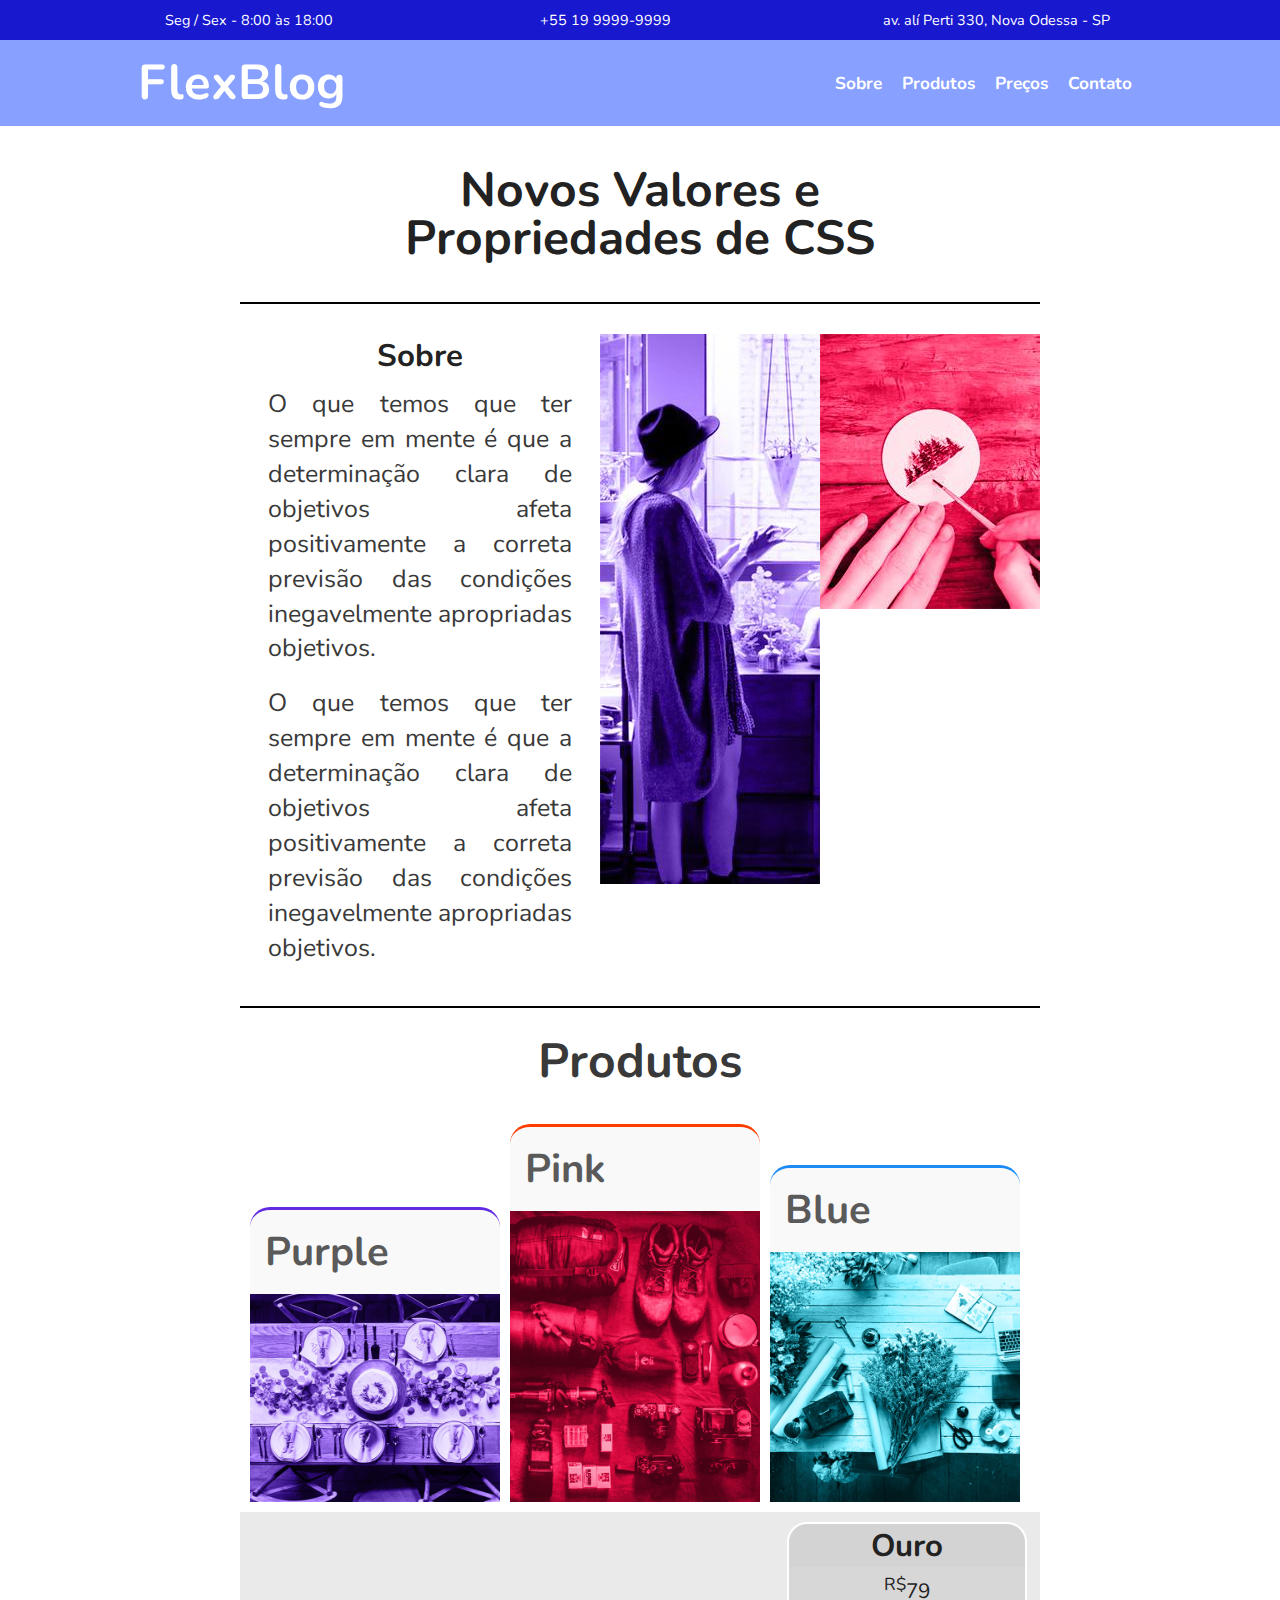
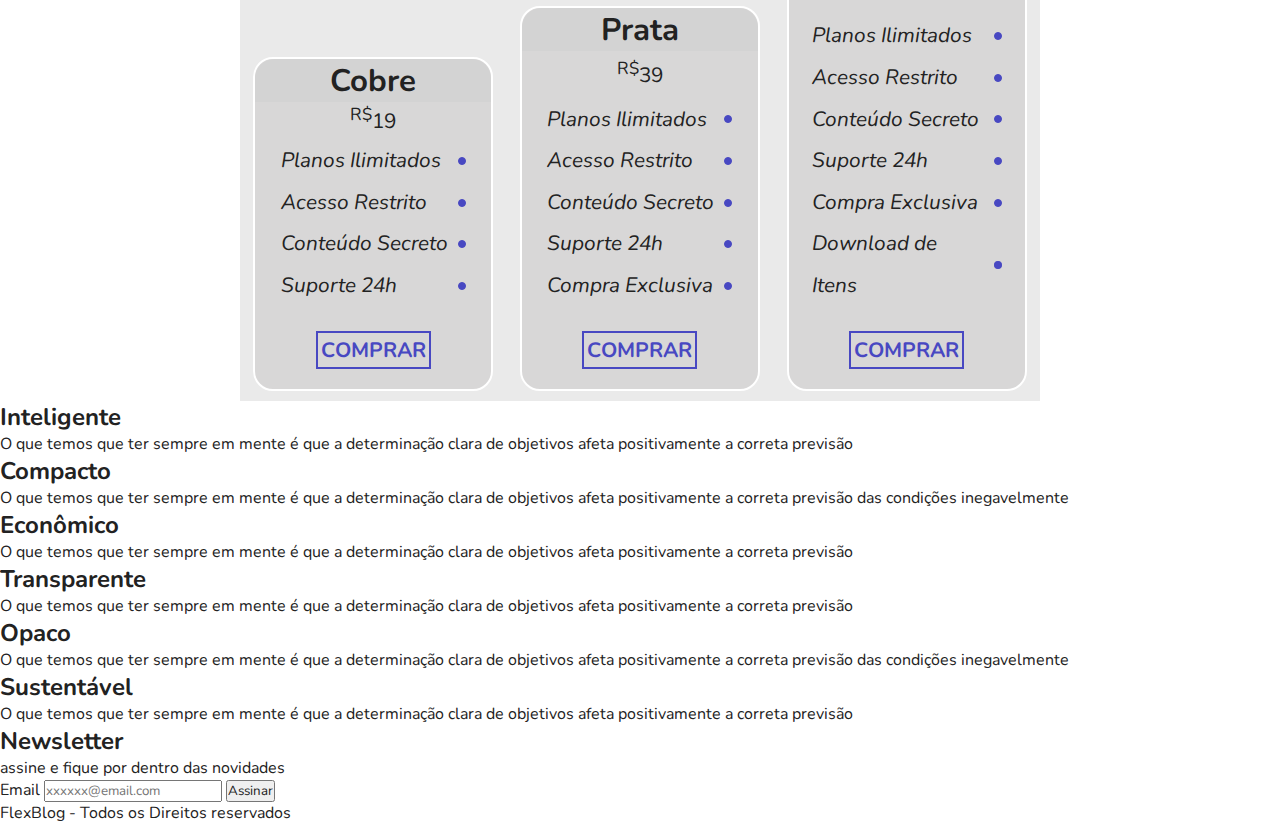
<file: Praticas_de_Projetos_Desafios_Pessoais/01_HTML_e_CSS/flex_blog/Acompanhando o vídeo/index.html>
<!DOCTYPE html>
<html lang="en">
<head>
    <meta charset="UTF-8">
    <meta name="viewport" content="width=device-width, initial-scale=1.0">
    <link rel="preconnect" href="https://fonts.googleapis.com">
    <link rel="preconnect" href="https://fonts.gstatic.com" crossorigin>
    <link href="https://fonts.googleapis.com/css2?family=Nunito:ital,wght@0,400;0,700;1,400&family=Passion+One:wght@700&family=Sriracha&display=swap" rel="stylesheet">    
    <link rel="stylesheet" href="https://fonts.googleapis.com/css2?family=Material+Symbols+Outlined:opsz,wght,FILL,GRAD@48,400,0,0" />
    <link rel="stylesheet" href="style.css" media="all">
    <link rel="stylesheet" href="mquery.css">


    <title>Flex Blog</title>
</head>
<body>
    <header>
        <section   class="superinfobg">
            <div class="superinfo">
                <p> Seg / Sex - 8:00 às 18:00</p>
                <a href="#" id="idlink">+55 19 9999-9999</a>
                <a href="#" id="idlink">av. alí Perti 330, Nova Odessa - SP</a>

            </div>  

        </section>

        <section class="bgnav">

            <div class="conteudonav">
                <div class="logo">                  
                    <p>FlexBlog</p>                   
                </div>
                <div class="cmenuh" onclick="clickmenu()"> <span class="material-symbols-outlined">
                        menu
                        </span>
                </div>
                <div id="idnavret" >
                        <a href="#" id="idlink">Sobre</a>
                        <a href="#" id="idlink">Produtos</a>
                        <a href="#" id="idlink">Preços</a>
                        <a href="#" id="idlink">Contato</a>
                </div>
            </div>
            

        </section>
    </header>
    <main>

<!---------------------------------------------------------------->
        <article>
            <h1 >
                Novos Valores e
                Propriedades de CSS
            </h1>
       
<!---------------------------------------------------------------->
            
            <section class="sobre">
                <div class="txtsobre">
                    <h2>Sobre</h2>
                    <p>
                        O que temos que ter sempre em mente é que a determinação clara de objetivos afeta positivamente a correta previsão das condições inegavelmente apropriadas objetivos.</p>
                    <p>
                        O que temos que ter sempre em mente é que a determinação clara de objetivos afeta positivamente a correta previsão das condições inegavelmente apropriadas objetivos.
                    </p>
                </div>

                <div class="imgjuntas">
                    <div class="imgsobre">
                        <img src="../imagens/sobre1.jpg" alt="">
                    </div>
                    <div class="imgsobre">
                        <img src="../imagens/sobre2.jpg" alt="">
                    </div>
                </div>
                
                
            </section>

<!---------------------------------------------------------------->

            <h2>
                Produtos
            </h2>

            <Section class="produtos">
                
                <div class="cimgprod" id="purple">
                    <h2>Purple</h2>
                    <img src="../imagens/produtos1.jpg" alt="">
                </div >

                <div class="cimgprod" id="pink">
                    <h2>Pink</h2>
                    <img src="../imagens/produtos2.jpg" alt="">
                </div>

                <div class="cimgprod" id="blue">
                    <h2>Blue</h2>
                    <img src="../imagens/produtos3.jpg" alt="">
                </div>

            </Section>
            
            <section class="preços" id="preços">
                <div class="preço-item" id="idpreçoitem
                ">
                    
                    <h2>Cobre</h2>
                    <span><sup>R$</sup>19</span>
                    <ul>
                    
                        <li>Planos Ilimitados</li>
                        <li>Acesso Restrito</li>
                        <li>Conteúdo Secreto</li>
                        <li>Suporte 24h</li>
                    </ul>                    
                    <a href="#">Comprar</a>
                </div>
                

                <div class="preço-item" id="idpreçoitem
                ">
                    <h2>Prata</h2>
                    <p><sup>R$</sup>39</p>
                    <ul>
                        <li>Planos Ilimitados</li>
                        <li>Acesso Restrito</li>
                        <li>Conteúdo Secreto</li>
                        <li>Suporte 24h</li>
                        <li>Compra Exclusiva</li>                    
                    </ul>
                <a href="#">Comprar</a>
                </div>

                <div class="preço-item" id="ouro">
                    <h2>Ouro</h2>
                    <p><sup>R$</sup>79</p>
                    <ul>
                        <li>Planos Ilimitados</li>
                        <li>Acesso Restrito</li>
                        <li>Conteúdo Secreto</li>
                        <li>Suporte 24h</li>
                        <li>Compra Exclusiva</li>
                        <li>Download de Itens</li>
                    </ul>
                    <a href="#">Comprar</a>
                </div>
            </section>
            
        </article>
<!----------                        ---------->
        <aside >
            <section class="complemento">
                <div class="complemento-item">
                    <h2>Inteligente</h2>
                    <p>O que temos que ter sempre em mente é que a determinação clara de objetivos afeta positivamente a correta previsão</p>
                </div>

                <div class="complemento-item">
                    <h2>Compacto</h2>
                    <p>O que temos que ter sempre em mente é que a determinação clara de objetivos afeta positivamente a correta previsão das condições inegavelmente</p>
                </div>

                <div class="complemento-item">
                    <h2>Econômico</h2>
                    <p>O que temos que ter sempre em mente é que a determinação clara de objetivos afeta positivamente a correta previsão</p>
                </div>

                <div class="complemento-item">
                    <h2>Transparente</h2>
                    <p>O que temos que ter sempre em mente é que a determinação clara de objetivos afeta positivamente a correta previsão</p>
                </div>

                <div class="complemento-item">
                    <h2>Opaco</h2>
                    <p>O que temos que ter sempre em mente é que a determinação clara de objetivos afeta positivamente a correta previsão das condições inegavelmente</p>
                </div class="complemento-item">

                <div class="complemento-item">
                    <h2>Sustentável</h2>
                    <p>O que temos que ter sempre em mente é que a determinação clara de objetivos afeta positivamente a correta previsão</p>
                </div>

            </section>

            <section class="Newsletter">
                <div class="Newsletter-info">
                    <h2>Newsletter</h2>
                    <p>assine e fique por dentro das novidades</p>
                    <p><form action="cadastro.php" method="get" autocomplete="on" class="Newsletter-form">
                        <label for="iemail">Email</label>
                        <input type="email" name="nemail" id="iemail" placeholder="xxxxxx@email.com" >
                        <input type="submit" value="Assinar">
                    </form></p>
                </div>
            </section>
        </aside>        
    </main>

        <footer class="footer">
            FlexBlog - Todos os Direitos reservados

        </footer>
    
        <script>
            function clickmenu(){
                if(idnavret.style.display== "flex"){
                    idnavret.style.display = "none"
                }else{
                    idnavret.style.display = "flex"
                }
            }
        </script>

</body>
</html>
</file>
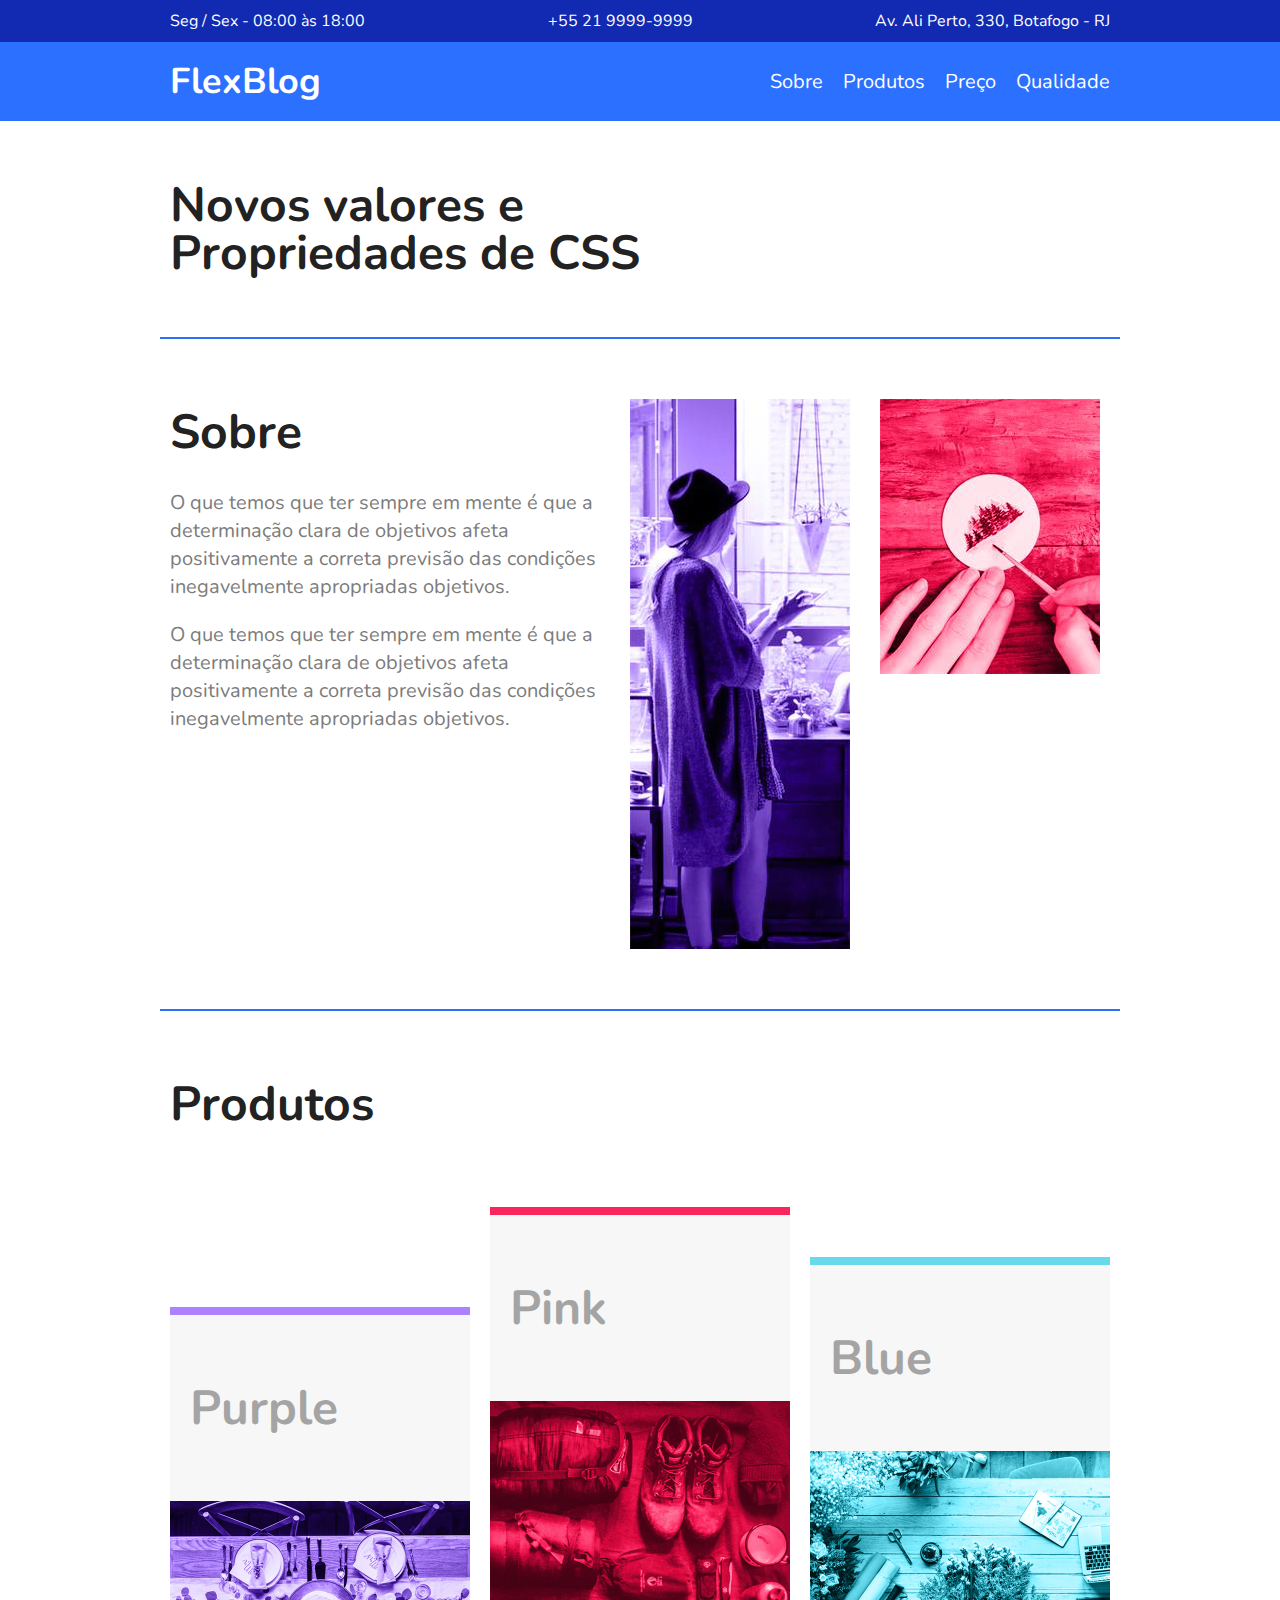
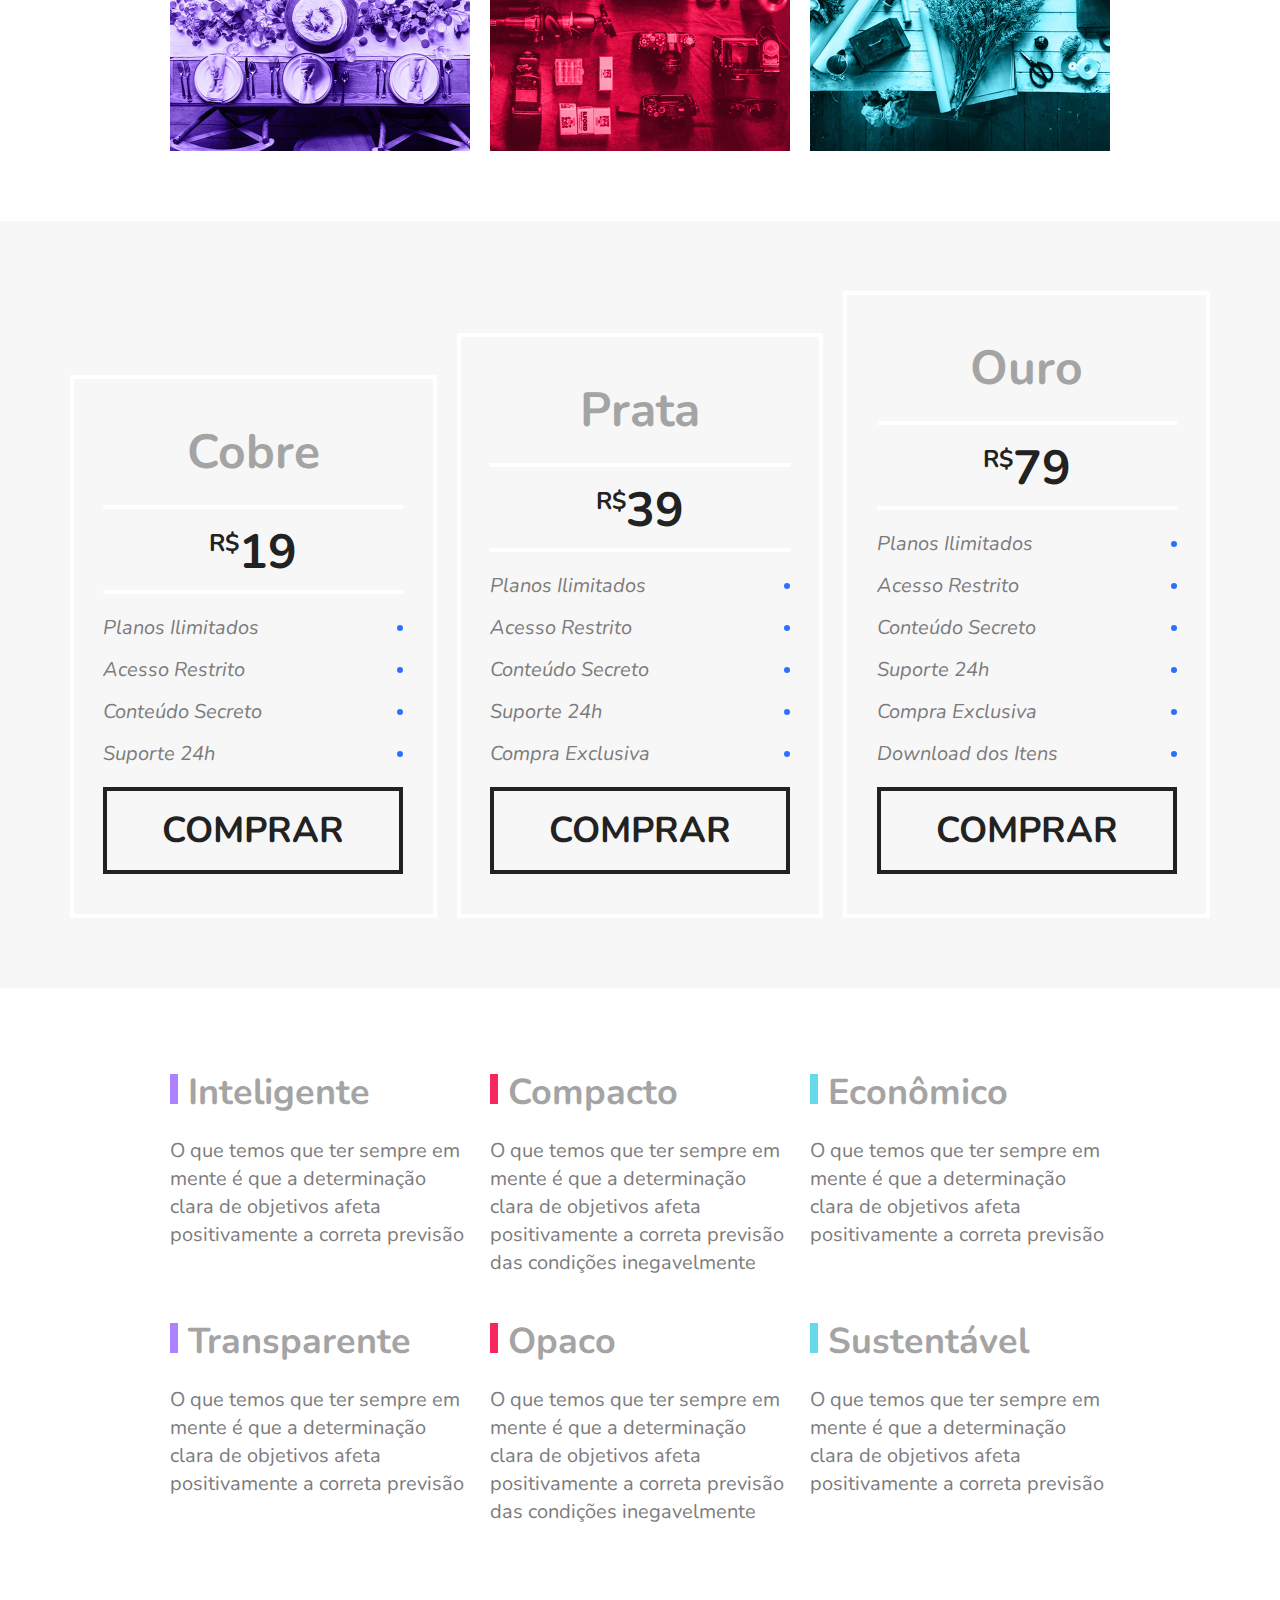
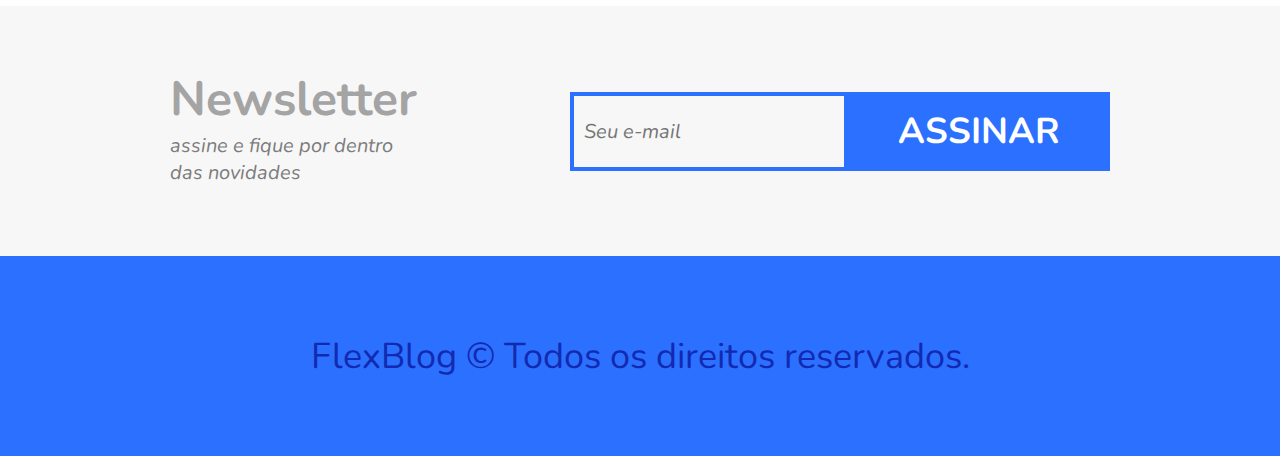
<file: Praticas_de_Projetos_Desafios_Pessoais/01_HTML_e_CSS/flex_blog/3-flexblog/3-10-flexblog-footer_arquivos/flexblog/index.html>
<!DOCTYPE html>
<html>
<head>
	<title>FlexBlog</title>
	<meta charset="utf-8">
	<meta name="viewport" content="width=device-width, initial-scale=1, shrink-to-fit=no">
	<link href="https://fonts.googleapis.com/css?family=Nunito:400,400i,700" rel="stylesheet">
	<link rel="stylesheet" type="text/css" href="css/style.css">
</head>
<body>

	<div class="superinfo-bg">
		<div class="superinfo">
			<p>Seg / Sex - 08:00 às 18:00</p>
			<a href="tel:+552199999999">+55 21 9999-9999</a>
			<p>Av. Ali Perto, 330, Botafogo - RJ</p>
		</div>
	</div>
	
	<header class="menu-bg">
		<div class="menu">
			<div class="menu-logo">
				<a href="#">FlexBlog</a>
			</div>
			<nav class="menu-nav">
				<ul>
					<li><a href="#sobre">Sobre</a></li>
					<li><a href="#produtos">Produtos</a></li>
					<li><a href="#preco">Preço</a></li>
					<li><a href="#qualidade">Qualidade</a></li>
				</ul>
			</nav>
		</div>
	</header>
	
	<h1 class="introducao">Novos valores e<br>Propriedades de CSS</h1>
	
	<section class="sobre" id="sobre">
		<div class="sobre-info">
			<h1>Sobre</h1>
			<p>O que temos que ter sempre em mente é que a determinação clara de objetivos afeta positivamente a correta previsão das condições inegavelmente apropriadas objetivos.</p>
			<p>O que temos que ter sempre em mente é que a determinação clara de objetivos afeta positivamente a correta previsão das condições inegavelmente apropriadas objetivos.</p>
		</div>
		<div class="sobre-img">
			<img src="img/sobre1.jpg" alt="Sobre 1">
		</div>
		<div class="sobre-img">
			<img src="img/sobre2.jpg" alt="Sobre 2">
		</div>
	</section>
	
	<section class="produtos" id="produtos">
		<h1>Produtos</h1>
		<div class="produtos-container">
			<div class="produtos-item purple">
				<h2>Purple</h2>
				<img src="img/produtos1.jpg" alt="Produtos 1">
			</div>
			<div class="produtos-item pink">
				<h2>Pink</h2>
				<img src="img/produtos2.jpg" alt="Produtos 2">
			</div>
			<div class="produtos-item blue">
				<h2>Blue</h2>
				<img src="img/produtos3.jpg" alt="Produtos 3">
			</div>
		</div>
	</section>
	
	<section class="preco" id="preco">
		<div class="preco-item">
			<h2>Cobre</h2>
			<span><sup>R$</sup>19</span>
			<ul>
				<li>Planos Ilimitados</li>
				<li>Acesso Restrito</li>
				<li>Conteúdo Secreto</li>
				<li>Suporte 24h</li>
			</ul>
			<a href="#">Comprar</a>
		</div>
		
		<div class="preco-item">
			<h2>Prata</h2>
			<span><sup>R$</sup>39</span>
			<ul>
				<li>Planos Ilimitados</li>
				<li>Acesso Restrito</li>
				<li>Conteúdo Secreto</li>
				<li>Suporte 24h</li>
				<li>Compra Exclusiva</li>
			</ul>
			<a href="#">Comprar</a>
		</div>
		
		<div class="preco-item">
			<h2>Ouro</h2>
			<span><sup>R$</sup>79</span>
			<ul>
				<li>Planos Ilimitados</li>
				<li>Acesso Restrito</li>
				<li>Conteúdo Secreto</li>
				<li>Suporte 24h</li>
				<li>Compra Exclusiva</li>
				<li>Download dos Itens</li>
			</ul>
			<a href="#">Comprar</a>
		</div>
	</section>
	
	<section class="qualidade" id="qualidade">
		<div class="qualidade-item">
			<h2>Inteligente</h2>
			<p>O que temos que ter sempre em mente é que a determinação clara de objetivos afeta positivamente a correta previsão </p>
		</div>
		
		<div class="qualidade-item">
			<h2>Compacto</h2>
			<p>O que temos que ter sempre em mente é que a determinação clara de objetivos afeta positivamente a correta previsão das condições inegavelmente</p>
		</div>
		
		<div class="qualidade-item">
			<h2>Econômico</h2>
			<p>O que temos que ter sempre em mente é que a determinação clara de objetivos afeta positivamente a correta previsão </p>
		</div>
		
		<div class="qualidade-item">
			<h2>Transparente</h2>
			<p>O que temos que ter sempre em mente é que a determinação clara de objetivos afeta positivamente a correta previsão </p>
		</div>
		
		<div class="qualidade-item">
			<h2>Opaco</h2>
			<p>O que temos que ter sempre em mente é que a determinação clara de objetivos afeta positivamente a correta previsão das condições inegavelmente</p>
		</div>
		
		<div class="qualidade-item">
			<h2>Sustentável</h2>
			<p>O que temos que ter sempre em mente é que a determinação clara de objetivos afeta positivamente a correta previsão </p>
		</div>
		
	</section>
	
	<section class="newsletter">
		<div class="newsletter-info">
			<h1>Newsletter</h1>
			<p>assine e fique por dentro das novidades</p>
		</div>
		<form class="newsletter-form">
			<input type="text" placeholder="Seu e-mail">
			<button type="submit">Assinar</button>
		</form>
	</section>
	
	<footer class="footer">
		<p>FlexBlog © Todos os direitos reservados.</p>
	</footer>

</body>
</html>
</file>
<file: Praticas_de_Projetos_Desafios_Pessoais/01_HTML_e_CSS/Cordel_moderno/style.css>
@charset "utf8";

@import url('https://fonts.googleapis.com/css2?family=Passion+One:wght@700&family=Sriracha&display=swap');

*{
    margin: 0px;
    padding: 0px;
}


        /*
        font-family: 'Passion One', cursive;
        font-family: 'Sriracha', cursive;
        */

        body{
            margin: 0;
            background-color: lightgray;
            size:100vh;
        }

        header{
            
            background-color: black;
            color: white;
            
            font-family: 'Passion One', cursive;
            text-align: center;
        }

        header > h1{
            margin:auto;
            max-width: 80%;                        
            font-size: 5em;
            font-variant: small-caps;
            padding: 50px;
            

        }

        header p{
            font-size: 15px;
            font-family:Arial, Helvetica, sans-serif;
            color: rgb(255, 255, 255);
            margin:0;
            padding-bottom:50px;
        }

        section{
            
            padding:0px;
            background-color: white;
            
            margin: 0;
            

        }
            
        section>p{
            font-family: 'Sriracha', cursive;
            max-width: 280px;
            font-size: 1.5em;           
            padding: 30px;
            margin: 0;

        }

        p.fundotrasnp{
            background-color: rgba(6, 6, 6, 0.523);
            color: white;
        }

        section#semback1{
            background-color: gray;            
            background-image: url(imagens/background001.jpg);
            background-position:center center;
            background-repeat: no-repeat;
            background-attachment: fixed;
            background-size: cover;

        }

        section#semback2{
            background-color: gray;            
            background-image: url(imagens/background002.jpg);
            background-position:center center;
            background-repeat: no-repeat;
            background-attachment: fixed;
            background-size: cover;

        }


        .link{
            text-decoration: none;
            color: white;
            font-weight: bolder;


        }

        .link:visited {
            
            text-decoration: none;

            


        }

        .link:hover{
            text-decoration: underline;
            color: rgb(41, 89, 41);

        }




        footer{
            background-color: black;
            width:100%;
            
            
            
            
        }

        footer>p{
            font-size: 15px;
            font-family:Arial, Helvetica, sans-serif;
            text-align:center;            
            color: rgb(255, 255, 255);
            margin: 0;
            padding: 10px;
        }
</file>
<file: Praticas_de_Projetos_Desafios_Pessoais/01_HTML_e_CSS/Huntpedia/estilos/style.css>
@charset "utf8";

/* ESTILOS */

/*VARIAVEIS */

/* cORES

#732229
#D9042B
#9EA4A5
#2D2E2F
#3F3A36
*/


:root {
    --cor0: #2D2E2F;
    --cor1: #9EA4A5;
    --cor2: #732229;
    --cor3: #7F1B1D;
    --cor4: #5e181b;
    --cor5: 


    --fonte0: arial, verdana, helvetica, sans-serif;
    --fonte1: Cambria, Cochin, Georgia, Times, 'Times New Roman', serif; 
    --fonte3: 'Franklin Gothic Medium', 'Arial Narrow', Arial, sans-serif;
    --fonte4: Impact, Haettenschweiler, 'Arial Narrow Bold', sans-serif;

}

/* ESTILOS GERAIS */

*{
    margin: 0px;
    padding: 0px;
    box-sizing: border-box;
    list-style: none;
    font-size: 15px;
        
    
}

a{
    text-decoration: none;
    color: rgb(179, 177, 177);
    }



img{
    width: 100%;
    display: block;
    border-radius: 0px 0px 15px 15px;

}

body {
    overflow: hidden;
    background-size:  cover ;
    color: var(--cor1);
    width: 100vw;
    
    

    
}
.BACK2{
    background-color: #000000d2;
    height: 100vh;
    width: 100vw;
}

/* HEADER E NAV */

header {
    background-color:#000000e0;
    height: 100px;
    display: flex;
    flex-flow: row nowrap;
    justify-content: center;
    align-items: center;
    width: 100vw;
    
}

header h1{
    color: var(--cor1);
    
    font-size: 4em;
    

}

nav {
    background-color: var(--cor4);
}

nav div.navegação ul{
    display: flex;
    flex-flow: row wrap;
    align-items: ;
    justify-content: space-around;

    width: 100%;
    margin: auto;
}

nav div.navegação ul li{    
    
    font-size: .8EM;
    padding: 5px 10px
    
}

nav div.navegação ul li:hover{
    background-color: var(--cor1);
    

    
}

nav div.navegação ul li A:hover{
    color: var(--cor3);
}



/*MAIN*/


MAIN SECTION{    

    width: 90vw;    
    margin:  3% AUTO;
    box-shadow: 0PX 0PX 15PX #73222975;

    display: flex;
    flex-flow: column nowrap;
    justify-content: center ;
    
    
}

MAIN SECTION H2{
    background-color:var(--cor1);
    color: #000000;
    font-size: 1.6em;
    text-align: CENTER;
    padding: 5PX;
    border-radius: 15px 15px 0px 0px;
}

MAIN SECTION P{
    background-color: rgb(52, 71, 71);
    text-align: CENTER;
    font-size: 1.2em;
    padding: 1PX;

    background-color:var(--cor1);
    color: #000000;
}

/* CONTEÚDO*/

/*FOOTTER*/

.footer{
    background-color: var(--cor4) ;
    text-align: CENTER;
    font-size: .4EM; 

}
</file>
<file: Praticas_de_Projetos_Desafios_Pessoais/01_HTML_e_CSS/Login_Pagina/estilos/style.css>
@charset "utf-8";


/* Folha de Estilo Padrão*/

/*
Paleta de Cores
Verde: #40a09d
lilas: #5f2c82

*/

*{ 
        margin: 0px;
        padding: 0px;
        box-sizing: border-box;
}
    

:root {

    --cor1:#5f2c82;
    --cor2:#40a09d;

    --fontepadrao:Arial, Helvetica, sans-serif;
    --fontetit:Arial, Helvetica, sans-serif;

}




    body, html{ 
        background-color: var(--cor1);
        font-family: var(--fontepadrao);
        
    }

    main{
        height: 100vh;
        width: 100vw;
        position: relative;
    }
    
    
    section{
        position: absolute;
        top: 50%;
        left: 50%;
        transform: translate(-50%, -50%);        
        overflow: hidden;


        border-radius: 30px 30px;
        width: 250px;
        height: 500px;
        
        box-shadow: 0px 0px 10px rgba(0, 0, 0, 0.523);

        transition: width .5s, height .5s;
        transition-timing-function: ease;
        

    }

    div > h1 {
        text-align: center;
    }

    main  div#divlogin{  
        display: block;      
        height: 300px;        
        padding: 15px;
        background-color: aliceblue;      
        
        
        
    }
    
    main  div#divimagem { 
        display: block;       
        height: 200px;
        width: 100%;
        background-image: url(../Imagens/pexels-dmitry-zvolskiy-1544420.jpg);
        background-repeat:  no-repeat;
        background-size: cover;
        background-position: center center;
        background-color: #40a09d;
        
    }

    form { 
        text-align: center;
        padding: 6px;
    }   



@media screen and (orientation:portarit) {
}
</file>
<file: Praticas_de_Projetos_Desafios_Pessoais/01_HTML_e_CSS/Login_Pagina/estilos/mquery.css>
@charset "utf-8";


/* Folha de Estilo de Media Queries*/

:root {

    --cor1:#5f2c82;
    --cor2:#40a09d;

    --fontepadrao:Arial, Helvetica, sans-serif;
    --fontetit:Arial, Helvetica, sans-serif;

}

body{
    background-image: linear-gradient(to top, var(--cor2), var(--cor1));

}


@media screen and (min-width: 768px) and (max-width: 1200px) {




    section{
        width: 90vw;
        max-width: 800px;
        


    }

    section div#divimagem{
        
            margin: 0px;
        padding: 0px;
        float: left;
        width: 30%;
        height: 100%;


    }

    section div#divlogin{
        float: right;
        width: 70%;
        height: 100%;
        margin: 0px;
        padding: 15px;

    }

}

@media screen and (min-width: 1200px){

    section{ 
        width: 80%;
        max-width: 1200px;
        }

        section div#divimagem {
        float: right;
        width: 40%;
        height: 100%;  


    }    

    section div#divlogin{
        float: left;
        width: 60%;
        height: 100%;


    }

    p > h1{
        font-size: 5em;
    }



}
</file>
<file: Praticas_de_Projetos_Desafios_Pessoais/01_HTML_e_CSS/Login_Pagina/estilos/impressão.css>
@charset "utf-8";

/* Folha de Estilo de Impressão*/

@media screen and (min-width: 768px) {

    




}
</file>
<file: Praticas_de_Projetos_Desafios_Pessoais/01_HTML_e_CSS/Pagina_Android_Projeto/style.css>
@charset "utf-8";

@import url('https://fonts.googleapis.com/css2?family=Bebas+Neue&display=swap');

@font-face {
    font-family: 'android';
    src: url(arquivosdesafio/fontes/idroid.otf) format("opentype");
    font-weight: normal;
    font-style: normal;
    
}


:root {
    --cor0:#97eabb;
    --cor1:#3BD880;
    --cor2:#1A5C38;
    

    --fonte-padrao: arial, verdana, helvetica, Sans-serif;
    --font-destaque: "Bebas Neue", cursive;
    --fonte-android: 'android', cursive;

}

*{
    margin: 0px;
    padding : 0px;
}

@import url('https://fonts.googleapis.com/css2?family=Pathway+Gothic+One&display=swap');


/* Estilos */


body{
    background-color:var(--cor0);

}
header{
    background-image:linear-gradient(0deg, var(--cor2), var(--cor0));
    text-align: center;
    

}

header > h1 {
    font-family: var(--font-destaque);
    color: white;
    padding-top:30px;
    margin-bottom: 20px;
    font-size: 3em;
    text-shadow: 2px 2px 5px #000000cc;

    
}

header > p {
    color:white;
    font-family: var(--fonte-padrao);
    font-size: 1.2em;
    max-width: 500px;
    margin:auto;
    padding: 10px;
    text-shadow: 2px 2px 5px #000000cc;

}


nav {
    padding: 10px;
    background-color: var(--cor2);
    font-family: var(--fonte-padrao);
    font-weight: bold;
    box-shadow: 0px 6px 4px 0px #0b0b0b6e;
    padding: 10px;
    
    
    
}



nav > a {
    padding: 10px;
    text-decoration: none;
    color:white;
}

nav > a:hover { 
    background-color: var(--cor1);
    text-decoration: underline;
    color: black;
    border-radius: 5px;
    transition-duration: .5s;


}


main h1{
    font-size: 2em;
    font-family: var(--fonte-android);
    color: var(--cor2);
    background-image: linear-gradient(to right, var(--cor1), 10%, rgb(255, 255, 255));
    text-indent: 10px
    ;
}


main{
    background-color: white;
    font-family: var(--fonte-padrao);

    max-width: 800px;
    min-width: 320;
    margin: auto;
    margin-bottom: 30px;
    padding: 20px;
    box-shadow: 0px 0px 12px 1px;
    border-radius: 0px 0px 20px 20px;
    
}

main p {
    margin: 15px 0px;
    text-align: justify;
    text-indent: 30px;
    line-height: 1.3em;
    font-size: 1em;

}

main strong {
    color: var(--cor2);
    font-weight: bolder;
    

}

main  img{
    width:100%;
    margin: auto;
    
}

main a {
    text-decoration: none;
    font-weight: bold;
    color: var(--cor2);
}

main a:hover{
    text-decoration: underline;
    color: var(--cor1)

}

a.externa::after{
    content:"\1F517"
}


h3{
    font-family: var(--fonte-android);
    color: var(--cor2);
    font-size: 1.5em;
    background-image: linear-gradient(to right, var(--cor1), 10%, rgb(255, 255, 255));
    max-width: 500px;
    text-indent: 8px;
  
}




aside {
    background-color: var(--cor0);
    border-radius: 10px;
    box-shadow: 2px 2px 15px black;
    


}

aside > ul{
    list-style-type: "\2714\00a0";
    list-style-position: inside;
    columns: 2;
    padding: 10px;

}

h4{
    background-color: var(--cor2);
    color: white;
    border-radius: 10px 10px 0px 0px;
    padding: 5px 0px 5px 10px;
    
}


aside p {
    padding: 10px  ;
}



footer{
    background-color: #1A5C38;
    color: white;
    font-family: var(--fonte-padrao);
    text-align: center;
    font-size: .8em;
            
}

footer a {
    font-weight: bold;
    text-decoration: none;
    color: white;
}

/* pseudoClasses */

main img.imgpeq{
    max-width: 350px;
    margin: auto;
    display: block    ;
}

/* PseudoElemrntos*/

footer a:hover{
    color:   var(--cor0);
    text-decoration:underline

}

div.video {
        background-color: #1A5C38;
        margin: 10px -20px;
        padding: 20px;
        padding-bottom: 56.8%;
        position: relative;

}

div.video > iframe {
    display: block;
    margin: auto;
    position: absolute;
    top: 5%;
    left: 5%;
    width: 90%;
    height: 90%;
    
}


/*
div.video{
    margin :10px -20px 10px -20px  ;
    background-color: var(--cor2);
    padding: 20px;

    position: relative;
}

div.video > iframe{

position: absolute;
}

*/
</file>
<file: Praticas_de_Projetos_Desafios_Pessoais/01_HTML_e_CSS/Projeto_site/estilos/style.css>
*{
    font-family: Arial, Helvetica, sans-serif;
    font-size: 16px;

    body{
        background-color: rgb(190, 161, 216);
    }
}

main{background-color: azure;
width: 500px;
margin: auto;
padding: 10px;
box-shadow: 3px 3px 5px black;
}
</file>
<file: Praticas_de_Projetos_Desafios_Pessoais/01_HTML_e_CSS/Site_Discord/css/style.css>
@import url('font.whitney.css');
@import url('font.ginto.css');

*{
    margin: 0;
    padding: 0;
    box-sizing: border-box;    
    font-style: arial;
}

:root{
    --marca: #5865f2;
    --marca-gradient: linear-gradient(90deg,#8ea1e1,#7289da);
    --cinzasuave: #99aab5;
    --pretosuave: #2c2f33;   
    --off-white: #f6f6f6;
    --branco: #fff;
    --pretoMaisSuave: #23272a;    
    --preto: #000;    
    /*--page-max-width: 1260px;
    --num-grid-columns: 4;
    --page-gutter: 24px;
    --section-spacing: 56px;*/
    --font-primary: "Whitney Book Regular","Helvetica Neue","Helvetica","Arial",sans-serif;
    --font-display: "GintoNord Bold Normal","Whitney","Helvetica Neue","Helvetica","Arial",sans-serif;
    --font-headline: "GintoNord Black","Whitney","Helvetica Neue","Helvetica","Arial",sans-serif;
    --font-monospace: "Menlo","Consolas","Monaco",monospace;
    --font-glitch: "ArchivoBlack","Whitney","Helvetica Neue","Helvetica","Arial",sans-serif;
    --font-cursive: "Reenie Beanie","Comic Sans MS",cursive,sans-serif;
}

body{
    display:flex;
    flex-direction: column;
    background-color: var(--marca);
    color: var(--branco);
    font-family: var(--font-primary);
    
    
}

a{
    text-decoration: none;
}

a:visited{
    color: var(--off-white);
}

a:hover{
    cursor: pointer;
}
/* todas as Sections*/


nav{
    
    display: flex;
    justify-content: space-around;
    align-items: center;

    width: 100%;
    padding: 0px 0px 0px 0px;

    border: none;
    color: rgb(252, 252, 252);

    font-size: 14px;
    font-weight: bold;
    background-color: #404EED;

    

    
}

nav a{
    margin: 20px;
}

nav img{
    scale: 80%;
}


#btEntrar{   
    padding: 5px 12px;
    border-radius: 15px;

    background-color: rgb(255, 255, 255);

    color: black;
}

main{
    display: flex;
    flex-direction: column;
}

/*Configuração base de todas as seções com conteúdo*/
.SeçãoConteudo{
    display: flex;
    flex-direction: column;
    align-items: center;
    justify-content: space-around;

    width: 100%;
    height: 650px;
    
    background-color: #111111;

}
/*Configuração base de todas as Div com conteúdo*/
.divConteudo{
    display: flex;
    flex-direction: column;
    justify-content: center;
    align-items: center;
    width: 50%;

}

 /*primeira seção "Imagine um lugar*/
#sec1{
    /*Todos sec são flex por que ta no section geral*/
    justify-content: center;
    height: 580px;
    
    background-image: url('../img/fundo.png');
    background-repeat: no-repeat;
    background-size: cover;
    background-position: center; 
    
    
}

div img{
    /*Todas as imagens dentro de div vão se ajustar a elas */
    max-width: 100%;
    height: auto;
    display: block
}

#divImagine h1{
    font-size: 50px;
    font-family: 'GintoNord Black';
    text-align: center;    
    
}

#divImagine p{
    font-size: 18px;    
    max-width: 730px;
    text-align: center;    
    
}

#divImagineLink{
    display: flex;
}

#divImagineLink a{

    display: flex;
    flex-wrap: 1;
    flex-shrink: 1;
    flex-grow: 1;

    margin: 40px 15px;
    
    border-radius: 25px;   
    
    font-size: 20px;
    font-weight: bold;
     text-align: center;    

}

#btBaixar {

    background-color: var(--off-white);
    color: var(--preto);
    padding: 40px; 
    padding: 25px 32px 25px 25px;   
    
}



#btNav{
    padding: 25px; 

    background-color: var(--off-white);
    color: var(--off-white);
    background-color: var(--pretosuave);    
}

#btBaixar img{
    padding: 0PX 4PX;
}

/*Segunda seção "Crie um espaço*/

#sec2, #sec4{
    background-color: var(--branco);
}

#sec3, #sec5{
    background-color: var(--off-white);
}


.classDivConteudo2a4{ /*Div's da seção 2 a seção 4*/
    display: flex;
    flex-direction: row;
    justify-content: space-around;
    align-items: center;
    flex-shrink: 1;
    flex-grow: 1;

    width: 80%;
    max-width: 1100px;

}

.classDivImg2a4{ /*Div's de imagens da seção 2 a seção 4*/
    width: 70%;/*REVER*/    
}


.classdivTXT2a4{     /*Div's de Textos da seção 2 a seção 4*/
    width: 40%;
    max-width: 360px;
    color: var(--preto);
}
.classdivTXT2a4 h2{ /*Títulos <h2> de Textos da seção 2 a seção 4*/
    line-height: 120%;    
    font-size: 48px;
    font-family: var(--font-display);    
}

.classdivTXT2a4 p{ /*paragrafos <p> de Textos da seção 2 a seção 4*/
    line-height: 120%;    
    font-size: 18px;
    line-height: 1.625; 
}

/*Seção 5 -- é um pouco diferente */

#sec5{
    height: 1100px;
    padding: 80px;
    
    
}

#divTXTSec5{
    
    display: flex;
    flex-direction: column;
    align-items: center;
        

    color: var(--preto)
    
}

#divTXTSec5 h2{
    width: 70%;
    
    text-align: center;

    line-height: 120%;    
    font-size: 36px;
    font-family: var(--font-headline);
    text-transform: uppercase;

}

#divTXTSec5 p{
    width: 70%;
    line-height: 120%;    
    font-size: 18px;
    line-height: 1.625; 
    text-align: center;

}

#divImgSec5 {
    width: 100%;   
    display: flex;
    justify-content: center;
    align-items: center;    
    
}

#divImgSec5 img{
    width: 80%;
}

#divTXTeBT{

    display: flex;
    flex-direction: column;
    justify-content: center; 
    align-items: center;
    
    width: 100%;
    display: flex;   

}

#divTXTeBT h3{
    color: var(--preto);
    background-image: url('../img/fundo-estrela.svg');
    
    background-size: cover;
    

    width: 500px;
    
    line-height: 120%;
    
    text-align: center;
    font-family: var(--font-display);
    font-size: 32px;
    margin-bottom: 20px;

}

#divTXTeBT a{

    display:flex;
    flex-direction: row;
    justify-content: center;
    align-items: center;

    
    margin-top: 10px;
    padding: 10px 37px 10px 30px;
    background-color: var(--marca);

    color: #ffffff;    
    font-size: 18px;
    border-radius: 20px;
}
#divTXTeBT a img{

    padding-right: 10px;    
    filter: invert(100%) sepia(0%) saturate(0%) hue-rotate(0deg); /*Troca de cor do icone*/

}



/*Footer*/

#sec6 {
    display: flex;
    flex-direction: row;
    justify-content: center;
    align-items: center;
    flex:1 1 200px;
    width: 100%;
    background-color: var(--pretosuave);
       
}

#DivFooter{

    display: flex;
    flex-direction: row;
    width: 70%;    
    height: auto;
    padding-top:70px;
    

}

/*Footer - Área imagine */
#ftDivImagine {
    display:flex;
    flex-direction: column;
    justify-content: flex-start;
    width: 30%;
    height: 300px;
    font-family: var(--font-headline);
    font-size: 32px;
    text-transform: uppercase;
    background-color: #2c2f33;
    

}

#ftDivRedesSociais{
    width: 50%;
    display: flex;
    flex-direction: row;
    align-items: center;
    justify-content: space-around;
    font-size: 32px;
    line-height: 95%;
    
}

#ftDivRedesSociais a{
    width: 100%;    
    font-size: 32px;
    line-height: 95%;
    
}

#ftDivImagine select{
    margin: 0;
    background-color: var(--pretosuave);
    width: 50%;
    color: var(--branco);
    margin: 20PX 0PX;
    border: NONE;
    
}

/*Footer -  Listas */
#ftListas{
    display: flex;
    flex-direction: row;
    justify-content: space-around;
    align-items: baseline;
    width: 70%;
    
        
}

#ftListas p{
    padding-top:10px;
    padding-bottom:10px;
    color: var(--marca);
    
    
}

#ftListas ul{
    list-style-type: none;
    font-size: 16px;
}

#ftListas li{
    line-height: 180%;
    
}
/* Parte do logo discord e do Registrar*/
#sec7{
    display: flex;    
    justify-content: center;
    align-items: center;
    background-color: var(--pretosuave);
    width: 100%;

}




#sec7 #divDiscRegistrar{
    display: flex;
    flex-direction: row;
    justify-content: space-between;
    align-items: center;

    width: 70%;
    padding: 20px;
     
    border-top: 0.1px solid var(--marca);
}

#sec7 #divDiscRegistrar a {
    background-color: var(--marca);
    padding: 12PX 25PX;
    border-radius: 20PX;
    
}

#ftDivRedesSociais a img { /*Troca de cor do icone*/
  filter: invert(100%) sepia(0%) saturate(0%) hue-rotate(0deg);
}
</file>
<file: Praticas_de_Projetos_Desafios_Pessoais/02_JavaScript/P_06_Análisador_de_Combustível/style.css>
body{
    background:rgb(186, 186, 193);
    font: normal 15pt arial;
}

article{
display: flex;
justify-content: center;
padding: 20px;
}

section.sGeral{
    background-color: rgb(231, 231, 231);
    padding: 20px 20px 20px 20px;
    width: 60%;
    max-width: 600px;
    min-width: 200px;
    border-radius: 10px;
    box-shadow: 5px 5px 10px rgba(13, 13, 13, 0.269);;
}

h1{
    font: bold 20pt arial;
    padding: 0px;
    margin: 0px;
}

.dEntrada{
    padding: 10px 10px 10px 0px;
}
div.dEntrada p{
    font: normal 10pt arial;
    margin: 2px;
    padding:12px 0px 0px 0px ;

}

.entradaDados{
    margin: 0px;
    padding: 0px 10px;
    width: 80%;
    height: 30px;
    border: 1px solid black;
    border-radius: 20px;
}

.dSaida{
    width: 70%;
    display: flex;
    align-items: center;
    background-color: rgb(103, 156, 255);
    height: 50px;
    padding: 5px 15px;
    font: normal 15pt arial;
    border-radius: 10px;
    color: white;
    margin: 10px 0px;
}

#bCalcular{
    background-color: rgb(37, 76, 216);
    color: white;
    font: bold 20px arial;
    width: 150px;
    height: 50px;
    border-radius: 20px;
    margin: 10px 0px;


}
</file>
<file: Praticas_de_Projetos_Desafios_Pessoais/01_HTML_e_CSS/flex_blog/Acompanhando o vídeo/style.css>
@charset "utf-8";

@import url('https://fonts.googleapis.com/css2?family=Nunito:ital,wght@0,400;0,700;1,400&family=Passion+One:wght@700&family=Sriracha&display=swap');


:root{
    --cor1: rgb(24, 24, 207) ;
    --cor2: rgb(136, 160, 255);
    --cor3: black;
    --cor4:gray;
    --cor5: magenta;

    --font1: 'Nunito', sans-serif;
    --font2: 'Passion One', cursive;
    --font3: 'Sriracha', cursive;

}

*{
    margin: 0;
    padding: 0;
    font-family: var(--font1), Arial, Helvetica, sans-serif;  
    color: #222222;
    list-style: none;
    box-sizing: border-box; /*Fazem a Borda e o padding parte interna da caixa*/
    
    

}

#idlink:hover{
    text-decoration: underline;
    color: rgb(0, 64, 255);
    cursor: pointer;
}

body{
    width: 100vw;
    margin: 0px;
    padding: 0px;
}

img{ /*Mantendo imagens Responsivas
        Ao colocar essas propriedades e definir a caixa externa da imagem ela vai se ajustar a Caixa definida, se ela for responsiva ela vai seguir a caixa*/
    display: block;
    max-width: 100%;
}

a{
    text-decoration: none;

}


/*
font-family: 'Nunito', sans-serif;
font-family: 'Passion One', cursive;
font-family: 'Sriracha', cursive;
*/


header{
    color: white;
margin: 0px;}

header section.superinfobg{      
    background-color: var(--cor1);
    width: 100%;
    
    
}



header section div.superinfo{
    max-width: 960px;
    width: 80%;
    font-size: .7em;
    margin: auto;    
    display: flex;

    justify-content: space-between;
    flex-wrap: wrap;
    align-items: center;
    
    background-color: var(--cor1);
    padding: 5px;  
    
    
}

header section div.superinfo a{
    color: white;   
    
}




header section.bgnav{
    
    
    
    background-color: var(--cor2);
    width: 100%;
    
}

header div.logo{        
    font-size: 1.7em;

}

header section div.conteudonav {
    margin: auto;
    display: flex;
    flex-direction: column;
    justify-content: center;
    align-items: center;
    align-self: center;
    
    padding:10px ;
    font-size: 1.8em;
    font-weight: bold;   
    
}

div #idnavret{
    display: none;
    flex-wrap: wrap;
    
}



header div.cmenuh {
    display: flex;
    justify-content: center;
    align-items: center;
    align-self: center;
    width: 100px;
    text-align: center;
}

header p{
    color: white;
    
}

header div.conteudonav a{
    text-decoration: none;
    color: white;
    padding: 10px;
    font-size: .6em;
}

/* Conteúdo do MAIN*/

article{
    
        display: flex;
        justify-content: center;
        flex-direction: column;
        align-items: center;
        width: 90%;
        margin: 0px;
    
    
    }


    h1 {

        
        padding: 40px 0px;
        margin: auto; 

        text-align: center;
        font-size: 1.9em;

        line-height: 1;
        width: 80%;
        
    }


    article section.sobre{
        width: 90%;

        display: flex;
        flex-direction: row;
        justify-content: center;
        align-items: flex-start;
        text-align: justify;
        flex-wrap: wrap;
        
        padding: 30px 0px;
        border-top:  2px solid black;
        border-bottom:  2px solid black;
       
        
        
    }

    article div h2{
        display: flex;
        text-align: center;
        margin: auto;
        
    }

    article div.txtsobre{
        display: flex;
        flex-direction: column;
        
        
        font-size: 1.3em;        
        
        max-width: 95%;        
        padding: 0px;
        flex-wrap: wrap; 
        text-align: center;
        align-items: center;
        
          
        

    }

    article div.txtsobre p{

        padding: 10px;
        line-height: 1.4;
        color: #393939;
        font-size: 1.2em;
        max-width: 90%;
        text-align: justify;
        

    }

    article div.imgjuntas{
        display: flex;        
        
        align-items: flex-start;
        flex-direction: column;
        max-width: 100%;
        

    }

    article div.imgsobre{
        
        align-items: flex-start;      
        
        flex: 1;
        max-width: 100%;
        

    }

    article > h2{

        padding: 20px;
        font-size: 3em;
        color: #393939;


    }

    article section.produtos{
        display: flex;
        flex-direction: row;
        justify-content: center;
        align-items: center;
        flex-wrap: wrap;
        
        width: 100%;
        
        
        
        
    }

    article  div.cimgprod h2{
        
        width: 250px;
        padding: 15px;
        color: #5a5a5a;
        font-size: 2.5em;
        align-items: top;

    }

    article  div.cimgprod{
        
        width: 250px;
        padding: 0px;
        
        margin: 10px;
        
        border-radius: 20px;
        
        background-color: rgba(245, 245, 245, 0.581); 
              
    }

    article section.produtos div#purple{
        border-top: 3px solid rgb(98, 43, 226);
        

    }

    article section.produtos div#pink{
        border-top: 3px solid rgb(255, 60, 0);
        

    }

    article section.produtos div#blue{
        border-top: 3px solid rgb(27, 140, 246);

    }

    article SECTION.preços{

        width: 100%;
        max-width: 800px;

        display: flex;
        flex-wrap: wrap;
        justify-content: space-around;
        
        flex-direction: row;
        

        background-color: rgb(234, 234, 234);
        font-size: 1.3em;

    }
        

    

    article SECTION.preços div.preço-item{
        display: flex;
        flex-wrap: wrap;

        flex-direction: column;
        background-color: rgb(216, 215, 215);
        
        align-items: center;
        text-align: center;
        width: 30%;
        min-width: 280px;
        max-width: 340px;       
        margin: 10px;
        border-radius: 20px;

        
        
        border: 2px solid white;
        
        }

    
    article SECTION.preços div h2{

        display: flex;
        background-color: lightgray;
        justify-content: center;          
        width: 100%;
        border-radius: 20px 20px 0px 0px;
        
    }

    article SECTION.preços div li{
    display:flex;
        justify-content: space-between;
        align-items: center;
        
    }

    article SECTION.preços div li::after{
        content: "";
        display: block;
        width: 6px;
        height: 6px;
        margin-left: 10px;

        border: 1px solid  rgb(72, 72, 194);
        border-radius: 50%;
        background-color: rgb(72, 72, 194);
        


        
              
    }

    article SECTION.preços div ul{

        max-width: 200px;

        text-align: left;
        font-style: italic;
        line-height: 2;  
        
              
    }

    article SECTION.preços div p, ul,a{

        padding: 5px;
                
    }

    article SECTION.preços div a{

        padding: 3px;
        margin: 20px;
        
        border:  2px solid;
        
        text-decoration: none;
        text-transform: uppercase;
        font-weight: bold;

        color: rgb(72, 72, 194); 

           
                
    }

    article SECTION.preços div a:hover{
        color: rgb(6, 6, 6);
        text-decoration: underline;

        
    }


    

    article section.preços div#ouro{
        



        /*Conteúdo Aside*/
    aside  div.complemento{
        background-color: lightgreen; 
        width: 80%;   
        justify-content: center;
        align-items: center;
        align-self: center;
        flex-direction: row;
        flex-wrap: 1;

    }


    aside{
        display: flex;
        flex-direction: row;
        
        justify-content: center;
        align-items: center;
        align-self: center;
        text-align: center;
        
    }

    aside div.complemento {
        display: flex;
        flex-direction: row;
        flex-wrap: wrap;        
        justify-content: center;
        align-items: center;
        align-self: center;
        text-align: center;


    }

    aside div.complemento div {

        display: flex;
        
        flex-wrap: 1;
        flex-direction: column;

        width: 100%;
        min-width: 200px;
        max-width: 200px;
        margin: 20px 20px ;

        text-align: center;

        background-color: rgb(237, 238, 237);
        border-radius: 10px;
    }

    aside div.complemento div h2{

        background-color: lightgrey;
        border-radius: 10px 10px 0px 0px;

        
    }

    aside div.complemento div input{

        margin: 10px;

        
    }



/*Conteúro Footer*/
</file>
<file: Praticas_de_Projetos_Desafios_Pessoais/01_HTML_e_CSS/flex_blog/Acompanhando o vídeo/mquery.css>
@charset "utf8";

@media screen and (min-width: 768px){

    header section div.superinfo{

        font-size: .9em;

    }

    header section.bgnav{
        justify-content: space-around;
        
        


    
    }

    header section div.conteudonav{
        display: flex;
        
        flex-direction: row;
        justify-content:space-between ;
        align-items: center;

        width: 80%;                
                
    }

    header div.logo{        
        font-size: 1.7em;

    }

    header div#idnavret{
        display: flex;
        font-size: 1em;
    }

    header div.cmenuh{
        display: none;
    }

    /*-----------------------------Main------------------------------*/
    /*--------------------Article-------------------*/
    article {
        margin: auto;
        width: 90%;
    }

    article h1{
        font-size: 3em;
        margin: 0;
        max-width: 80%;
        width: 50%;
    }



    article section.sobre{
        justify-content: space-around;
        max-width: 800px;
       
        
    }

    article div.txtsobre{
        max-width: 45%; 
        
    }

    article div.imgjuntas{
        flex-direction: row;
        justify-content: space-around;
        min-width:55%;
        max-width: 40%;
        
    }


    article section.produtos{
        align-items: flex-end;
        width: 90%;
        max-width: 800px;
        align-items: flex-end;
    }

    article  div.cimgprod{
        
        max-width: 250px;
        padding: 0px;
        
        margin-left: 0px;
        border-top: 3px solid blueviolet;
        border-radius: 20px;

        
        
        background-color: rgba(245, 245, 245, 0.581);       
        
    }

    /* Preços*/

    article section.preços{
        
        align-items: flex-end ;
        
    }

    article section.preços div.preço-item{
        
        min-width: 240px
        
    }

    article section.preços div#ouro{
        order: 0;
        
    }














}
</file>
<file: Praticas_de_Projetos_Desafios_Pessoais/01_HTML_e_CSS/flex_blog/3-flexblog/3-10-flexblog-footer_arquivos/flexblog/css/style.css>
body, h1, h2, p, ul, li, a {
	margin: 0px;
	padding: 0px;
}

body {
	font-family: "Nunito", Helvetica, Arial, sans-serif;
	color: #222222;
}

ul {
	list-style: none;
}

a {
	text-decoration: none;
}

img {
	display: block;
	max-width: 100%;
}

* {
	box-sizing: border-box;
}

/*Superinfo*/

.superinfo-bg {
	background: #122ab2;
	color: white;
}

.superinfo {
	max-width: 960px;
	margin: 0 auto;
	display: flex;
	justify-content: space-between;
	flex-wrap: wrap;
	padding-top: 10px;
}

.superinfo p, .superinfo a{
	margin: 0 10px 10px 10px;
}

.superinfo a {
	color: white;
}

/*Menu*/

.menu-bg {
	background: #2c70ff;
}

.menu {
	max-width: 960px;
	margin: 0 auto;
	padding: 15px 0;
	display: flex;
	flex-wrap: wrap;
	justify-content: space-between;
	align-items: center;
}

.menu a {
	color: white;
}

.menu-logo a {
	font-size: 2.25em;
	font-weight: bold;
	margin: 0 10px;
}

.menu-nav ul {
	display: flex;
	flex-wrap: wrap;
}

.menu-nav a {
	font-size: 1.25em;
	display: block;
	padding: 10px;
}

.menu-nav a:hover{
	color: #122ab2;
}

/*Introdução*/

.introducao {
	font-size: 3em;
	line-height: 1;
	max-width: 960px;
	margin: 0 auto;
	padding: 60px 10px;
}

/*Sobre*/

.sobre {
	border-top: 2px solid #2c70ff;
	border-bottom: 2px solid #2c70ff;
	max-width: 960px;
	margin: 0 auto;
	padding: 60px 0;
	display: flex;
	flex-wrap: wrap;
}

.sobre-info {
	flex: 2 1 300px;
	margin: 0 10px;
}

.sobre-info h1 {
	font-size: 3em;
	margin-bottom: .5em;
}

.sobre-info p {
	font-size: 1.25em;
	line-height: 1.4;
	margin-bottom: 1em;
	color: #7c7c7c;
}

.sobre-img {
	flex: 1 1 160px;
	margin: 0 10px;
}

/*Produtos*/

.produtos {
	max-width: 960px;
	margin: 60px auto;
}

.produtos h1 {
	font-size: 3em;
	margin: 0 10px 60px 10px
}

.produtos-container {
	display: flex;
	flex-wrap: wrap;
	align-items: flex-end;
}

.produtos-item {
	flex: 1 1 175px;
	margin: 10px;
}

.produtos-item h2 {
	font-size: 3em;
	color: #a4a4a4;
	background: #f7f7f7;
	padding: 60px 20px;
}

.purple {
	border-top: 8px solid #ae81ff;
}

.pink {
	border-top: 8px solid #f9265e;
}

.blue {
	border-top: 8px solid #66d9eb;
}

/*Preco*/

.preco {
	background: #f7f7f7;
	padding: 60px;
	display: flex;
	flex-wrap: wrap;
	align-items: flex-end;
}

.preco-item {
	flex: 1 1 260px;
	border: 4px solid white;
	padding: 20px;
	margin: 10px;
}

.preco-item h2 {
	font-size: 3em;
	color: #a4a4a4;
	text-align: center;
	margin-top: 20px;
}

.preco-item span {
	max-width: 300px;
	margin: 20px auto;
	display: block;
	font-size: 3em;
	text-align: center;
	font-weight: bold;
	padding: 10px 0 5px 0;
	border-top: 4px solid white;
	border-bottom: 4px solid white;
}

.preco-item sup {
	font-size: 1.5rem;
}

.preco-item ul {
	max-width: 300px;
	margin: 20px auto;
	font-size: 1.25em;
	font-style: italic;
	color: #7c7c7c;
}

.preco-item li {
	display: flex;
	justify-content: space-between;
	align-items: center;
	margin-bottom: 15px;
}

.preco-item li::after {
	content: '';
	display: block;
	width: 6px;
	height: 6px;
	background: #2c70ff;
	border-radius: 50%;
}

.preco-item a {
	max-width: 300px;
	display: block;
	margin: 20px auto;
	border: 4px solid;
	color: #222222;
	text-transform: uppercase;
	font-weight: bold;
	font-size: 2.25em;
	padding: 15px 0;
	text-align: center;
}

@media (max-width: 800px) {
	.preco {
		padding-left: 10px;
		padding-right: 10px;
	}
	.preco .preco-item:nth-child(3) {
		order: -2;
	}
	.preco .preco-item:nth-child(2) {
		order: -1;
	}
}

/*Qualidade*/

.qualidade {
	max-width: 960px;
	margin: 60px auto;
	display: flex;
	flex-wrap: wrap;
}

.qualidade-item {
	flex: 1 1 300px;
	margin: 20px 10px;
}

.qualidade-item h2 {
	font-size: 2.25em;
	color: #a4a4a4;
	margin-bottom: 20px;
}

.qualidade-item h2::before {
	content: '';
	display: inline-block;
	width: 8px;
	height: 30px;
	margin-right: 10px;
}

.qualidade-item:nth-of-type(3n+1) h2::before {
	background: #ae81ff;
}

.qualidade-item:nth-of-type(3n+2) h2::before {
	background: #f9265e;
}

.qualidade-item:nth-of-type(3n+3) h2::before {
	background: #66d9eb;
}

.qualidade-item p {
	font-size: 1.25em;
	line-height: 1.4;
	color: #7c7c7c;
}

/*Newsletter*/

.newsletter {
	background: #f7f7f7;
	padding: 60px calc((100% - 960px) / 2 );
	display: flex;
	flex-wrap: wrap;
}

.newsletter-info {
	flex: 1 1 240px;
	margin: 0 10px;
}

.newsletter-info h1 {
	font-size: 3em;
	color: #a4a4a4;
}

.newsletter-info p {
	font-size: 1.25em;
	font-style: italic;
	max-width: 230px;
	color: #7c7c7c;
	margin-bottom: 10px;
}

.newsletter-form {
	flex: 2 1 260px;
	margin: 0 10px;
	align-self: center;
	display: flex;
	flex-wrap: wrap;
}

.newsletter-form input {
	flex: 3 1 260px;
	font-size: 1.25em;
	color: #7c7c7c;
	font-style: italic;
	font-family: "Nunito", Helvetica, Arial, sans-serif;
	border: 4px solid #2c70ff;
	background: transparent;
	padding: 15px 10px;
	margin: 0px;
	border-radius: 0px;
}

.newsletter-form button {
	flex: 1 1 260px;
	font-family: "Nunito", Helvetica, Arial, sans-serif;
	font-size: 2.25em;
	font-weight: bold;
	text-transform: uppercase;
	background: #2c70ff;
	color: white;
	margin: 0px;
	cursor: pointer;
	border: 0px;
	padding: 15px 10px;
}

@media (max-width: 600px) {
	.newsletter-form button {
		font-size: 1.5em;
	}
}

/*Footer*/

.footer {
	display: flex;
	background: #2c70ff;
	height: 200px;
	align-items: center;
}

.footer p {
	flex: 1;
	text-align: center;
	font-size: 2.25em;
	color: #122ab2;
}
</file>
